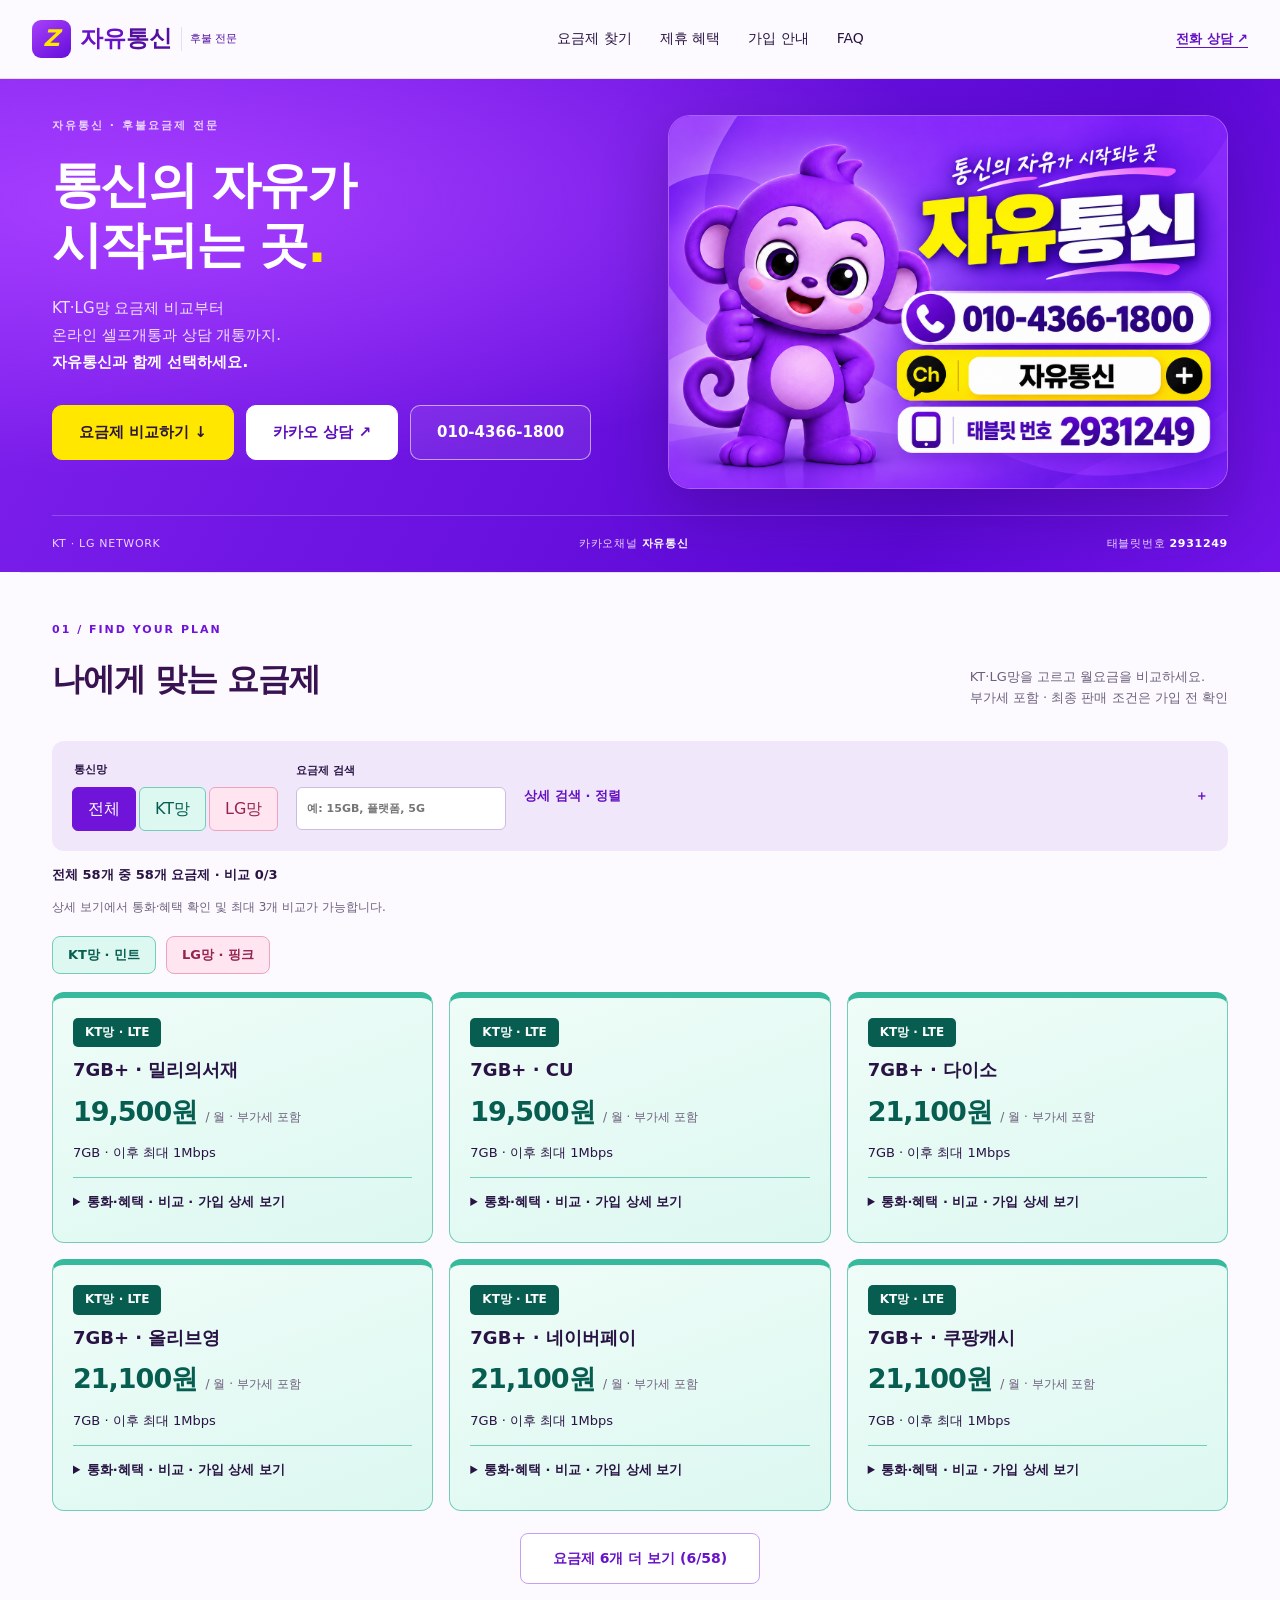
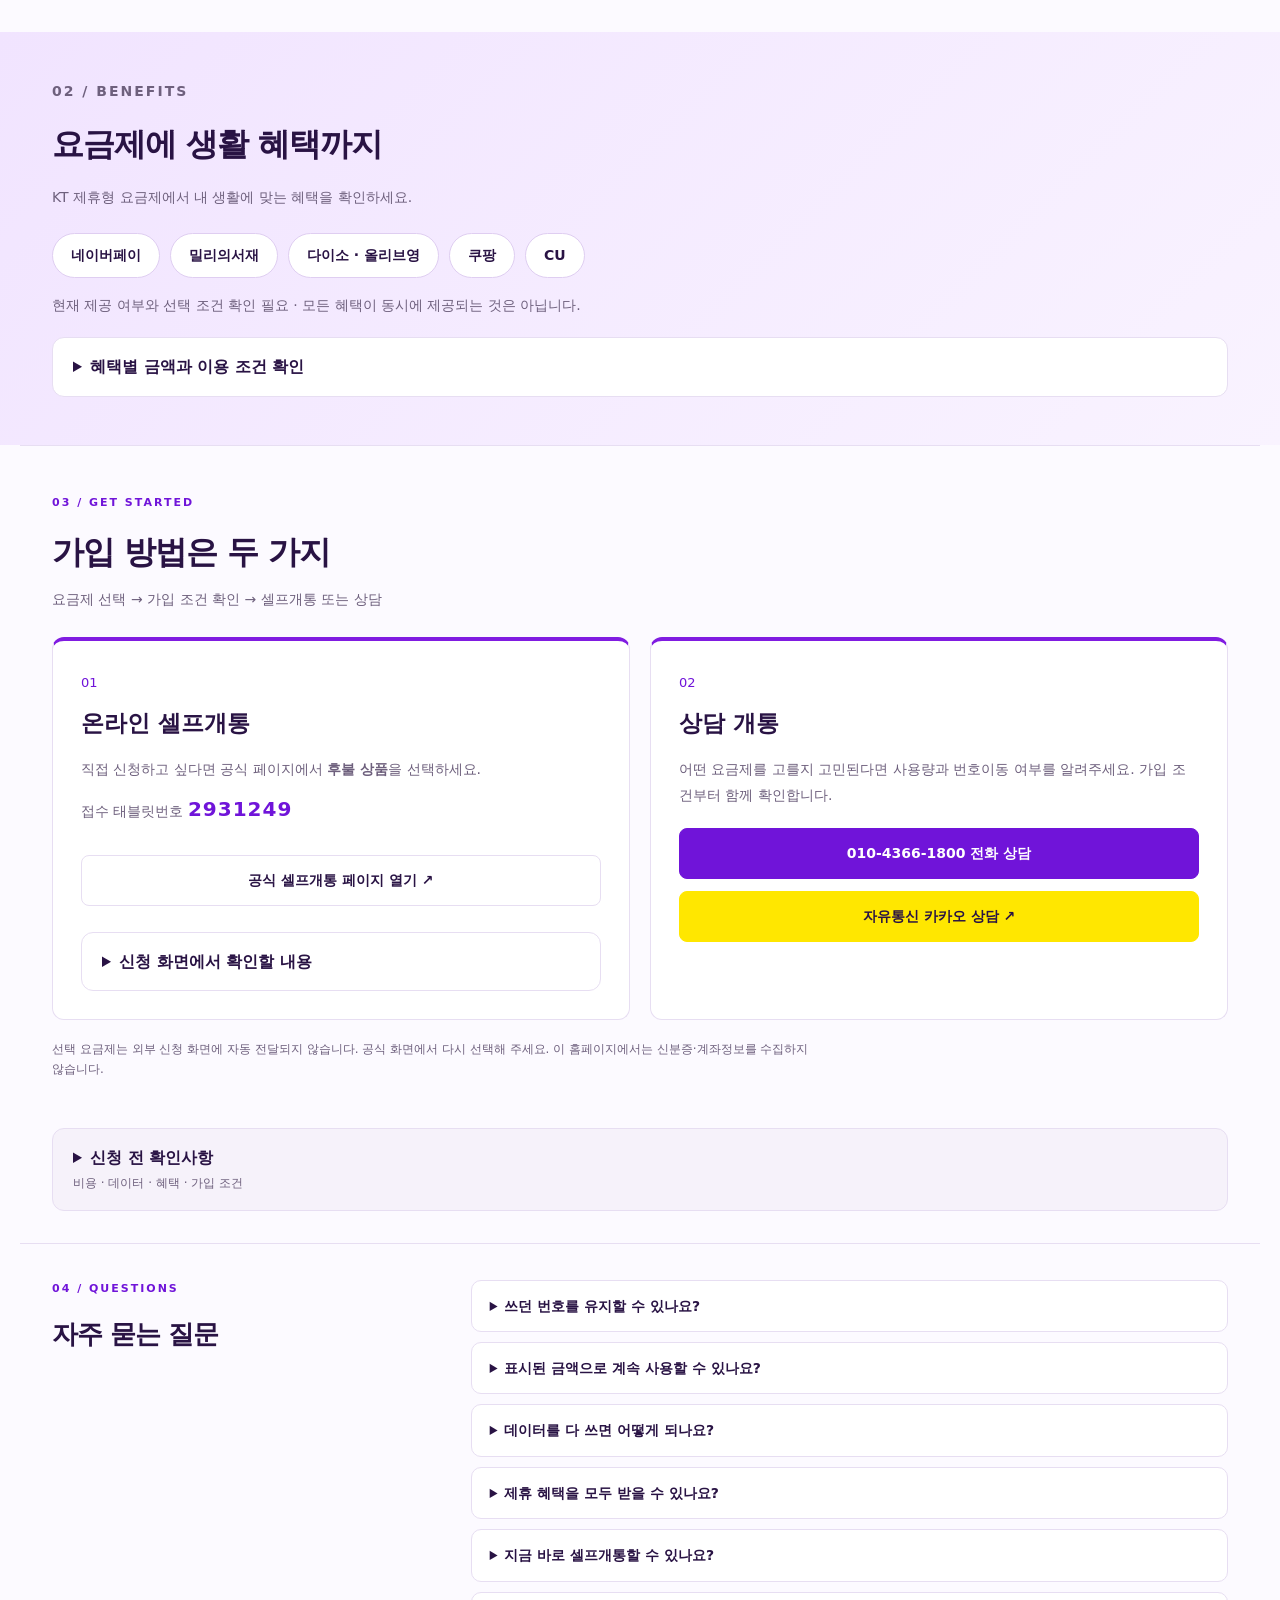
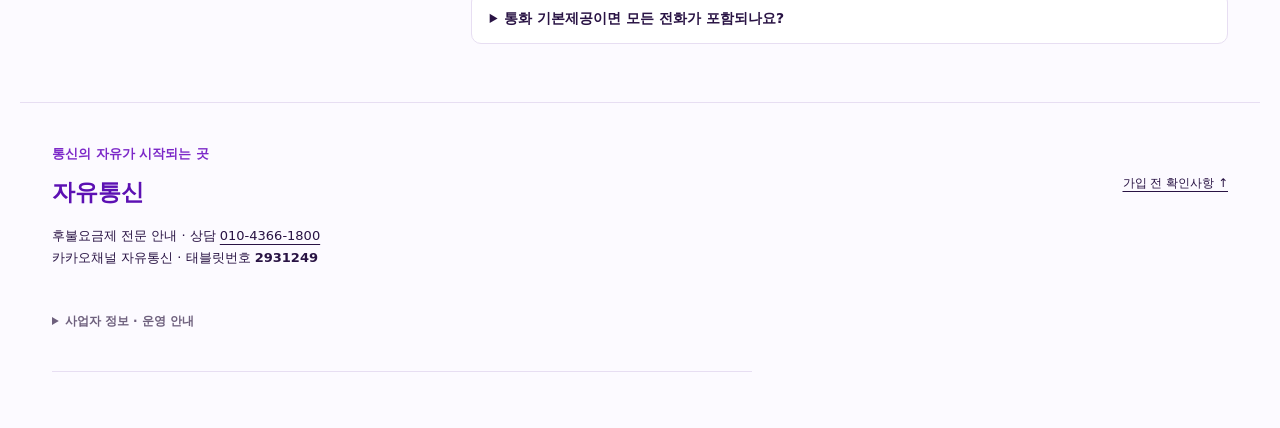
<file: index.html>
<!doctype html>
<html lang="ko"><head><meta charset="utf-8"><meta name="viewport" content="width=device-width,initial-scale=1"><meta name="description" content="자유통신 후불요금제 안내. KT·LG망 요금제를 비교하고 가입 전 조건을 확인하세요."><meta name="robots" content="index,follow"><title>자유통신 | 후불요금제 비교</title><link rel="stylesheet" href="style.css?v=20261027-layout2"><link rel="canonical" href="https://jokim223-tech.github.io/zayumobile-homepage/"><meta name="theme-color" content="#7014d9"><link rel="icon" type="image/svg+xml" href="assets/favicon.svg"><meta property="og:type" content="website"><meta property="og:locale" content="ko_KR"><meta property="og:site_name" content="자유통신"><meta property="og:title" content="자유통신 | KT·LG 후불요금제 비교"><meta property="og:description" content="KT·LG망 후불요금제를 비교하고 온라인 셀프개통 또는 카카오 상담으로 가입을 준비하세요. 월요금은 부가세 포함이며 최종 가입 조건은 확인이 필요합니다."><meta property="og:url" content="https://jokim223-tech.github.io/zayumobile-homepage/"><meta property="og:image" content="https://jokim223-tech.github.io/zayumobile-homepage/assets/zayumobile-brand-card.png"><meta property="og:image:alt" content="자유통신 공식 명함과 상담 안내"><meta name="twitter:card" content="summary_large_image"><meta name="google-site-verification" content="U0d5sVR64noJam-uCaus5sU-FkgZS86Fr-30Sb6ku6A" /></head>
<body><a class="skip" href="#plans">요금제 바로가기</a><header><a class="brand" href="#home"><span class="logo">Z</span><span><span class="brand-yellow">자유</span>통신</span><span class="brand-sub">후불 전문</span></a><nav aria-label="주 메뉴"><a href="#plans">요금제 찾기</a><a href="#benefits">제휴 혜택</a><a href="#join">가입 안내</a><a href="#faq">FAQ</a></nav><a class="phone" href="tel:01043661800">전화 상담 ↗</a></header>
<main><section id="home" class="brand-hero"><div class="wrap"><div class="hero-intro"><div><p class="eyebrow">자유통신 · 후불요금제 전문</p><h1>통신의 자유가<br>시작되는 곳<span>.</span></h1></div><p class="hero-copy">KT·LG망 요금제 비교부터<br>온라인 셀프개통과 상담 개통까지.<br><strong>자유통신과 함께 선택하세요.</strong></p></div><figure class="brand-art"><img src="assets/zayumobile-brand-card.png" alt="자유통신 공식 명함. 보라색 원숭이 캐릭터, 통신의 자유가 시작되는 곳. 상담 010-4366-1800, 카카오채널 자유통신, 태블릿번호 2931249" width="1536" height="1024" fetchpriority="high"></figure><div class="hero-cta"><a class="button primary" href="#plans">요금제 비교하기 ↓</a><a class="button kakao" href="https://pf.kakao.com/_uWxamX/chat" target="_blank" rel="noopener noreferrer">카카오 상담 ↗</a><a class="button hero-call" href="tel:01043661800">010-4366-1800</a></div><div class="hero-foot"><span>KT · LG NETWORK</span><span>카카오채널 <b>자유통신</b></span><span>태블릿번호 <b>2931249</b></span></div></div></section>
<section id="plans" class="section wrap"><div class="section-title"><div><p class="eyebrow">01 / FIND YOUR PLAN</p><h2>나에게 맞는 요금제</h2></div><p>KT·LG망을 고르고 월요금을 비교하세요.<br>부가세 포함 · 최종 판매 조건은 가입 전 확인</p></div><div class="toolbar"><fieldset><legend>통신망</legend><div class="tabs"><button data-network="all" aria-pressed="true">전체</button><button data-network="KT" aria-pressed="false">KT망</button><button data-network="LG" aria-pressed="false">LG망</button></div></fieldset><label>요금제 검색<input id="search" type="search" placeholder="예: 15GB, 플랫폼, 5G"></label><details class="filter-more"><summary>상세 검색 · 정렬</summary><div class="filter-fields"><label>통신 방식<select id="generation"><option value="all">전체</option><option>LTE</option><option>5G</option></select></label><label>월요금 상한<select id="budget"><option value="999999">전체</option><option value="20000">2만원 이하</option><option value="30000">3만원 이하</option><option value="40000">4만원 이하</option></select></label><label>정렬<select id="sort"><option value="default">자료 순서</option><option value="asc">낮은 요금순</option><option value="desc">높은 요금순</option></select></label><button id="reset" class="plain">초기화</button></div></details></div><p id="count" aria-live="polite"></p><a id="compare-jump" class="button compare-jump" href="#comparison" hidden>선택 요금제 비교표 보기 ↓</a><p class="fine">상세 보기에서 통화·혜택 확인 및 최대 3개 비교가 가능합니다.</p><div class="network-key" aria-label="통신망 색상 안내"><span class="key-kt">KT망 · 민트</span><span class="key-lg">LG망 · 핑크</span></div><noscript><p class="empty">요금제 검색과 비교에는 자바스크립트가 필요합니다. 브라우저 설정을 확인하거나 <a href="assets/kt-rates.jpg">KT 요금표</a>·<a href="assets/lg-rates.jpg">LG 요금표</a>를 확인한 뒤 <a href="tel:01043661800">010-4366-1800</a>으로 상담해 주세요.</p></noscript><div id="cards" class="cards"></div><section id="comparison" class="comparison" hidden><div class="section-title"><h3>선택 요금제 비교</h3><button id="clear-compare" class="plain">선택 해제</button></div><p class="comparison-hint">휴대폰에서는 표를 좌우로 밀어 KT·LG 요금제를 비교할 수 있습니다.</p><div id="compare-content" class="table-scroll" tabindex="0" role="region" aria-label="선택 요금제 비교표, 좌우로 스크롤 가능"></div><div class="comparison-next"><a class="button primary" href="#join">비교한 요금제로 가입 방법 확인 ↓</a><a class="button kakao" href="https://pf.kakao.com/_uWxamX/chat" target="_blank" rel="noopener noreferrer">카카오 상담 ↗</a></div><p class="fine">비교표 마지막 행의 ‘이 요금제로 가입 상담’을 누르면 해당 요금제가 가입 안내에 자동 선택됩니다. 카카오톡에는 복사 후 붙여넣어 주세요.</p></section></section>
<section id="benefits" class="benefits"><div class="wrap section"><p class="eyebrow">02 / BENEFITS</p><h2>요금제에 생활 혜택까지</h2><p>KT 제휴형 요금제에서 내 생활에 맞는 혜택을 확인하세요.</p><div class="benefit-chips"><span>네이버페이</span><span>밀리의서재</span><span>다이소 · 올리브영</span><span>쿠팡</span><span>CU</span></div><p class="fine">현재 제공 여부와 선택 조건 확인 필요 · 모든 혜택이 동시에 제공되는 것은 아닙니다.</p><details class="info-fold"><summary>혜택별 금액과 이용 조건 확인</summary><div class="benefit-list"><p><strong>네이버페이</strong><span>월 5,000원 적립 표기</span></p><p><strong>밀리의서재</strong><span>월 11,900원 구독권 무료 표기</span></p><p><strong>다이소 · 올리브영</strong><span>각 월 5,000원 상품권 표기</span></p><p><strong>쿠팡</strong><span>월 쿠팡캐시 5,000원 표기</span></p><p><strong>CU</strong><span>결제 20% 할인 · 월 5,000원 한도 표기</span></p></div><p class="fine">제공 자료 기준입니다. 대상 요금제, 등록·지급 방법, 유지 조건, 중복 적용과 종료일은 가입 전 확인하세요.</p><div class="source-links"><a href="assets/kt-rates.jpg" target="_blank" rel="noopener">KT 요금표 ↗</a><a href="assets/lg-rates.jpg" target="_blank" rel="noopener">LG 요금표 ↗</a><a href="assets/kt-benefits.jpg" target="_blank" rel="noopener">제휴 혜택표 ↗</a></div></details></div></section>
<section id="join" class="section wrap"><p class="eyebrow">03 / GET STARTED</p><h2>가입 방법은 두 가지</h2><p class="section-lead">요금제 선택 → 가입 조건 확인 → 셀프개통 또는 상담</p><div id="selected-plan" class="selected-plan" aria-live="polite"><h3>선택한 요금제</h3><p id="selected-plan-text">요금제 목록에서 ‘이 요금제로 가입 안내’를 누르면 선택 정보가 여기에 표시됩니다.</p><div class="selection-actions"><button id="copy-plan" class="plain" type="button" disabled>상담용 요금제 정보 복사</button><a class="button kakao" id="selected-kakao-link" href="https://pf.kakao.com/_uWxamX/chat" target="_blank" rel="noopener noreferrer">선택 요금제 복사하고 카카오 상담 열기 ↗</a><button id="clear-plan" class="plain" type="button" hidden>선택 해제</button></div><p class="fine">선택 정보는 외부 신청 페이지나 카카오 채팅에 자동 전송되지 않습니다. 복사한 내용을 상담창에 붙여넣어 주세요.</p></div><div class="join-grid"><article><span class="number">01</span><h3>온라인 셀프개통</h3><p>직접 신청하고 싶다면 공식 페이지에서 <strong>후불 상품</strong>을 선택하세요.<br>접수 태블릿번호 <strong class="tablet-number">2931249</strong></p><a class="button" id="self-link" href="https://www.n-telecom.co.kr/zayumobile/view/open/selfopen_explain.aspx" target="_blank" rel="noopener noreferrer">온라인 셀프개통 ↗</a><details class="info-fold"><summary>신청 화면에서 확인할 내용</summary><p>후불 상품·통신망·요금제·가입 유형과 태블릿번호 <strong>2931249</strong>를 확인하세요. 접수 정보가 다르거나 확인이 어려우면 제출 전 상담해 주세요.</p></details></article><article><span class="number">02</span><h3>상담 개통</h3><p>어떤 요금제를 고를지 고민된다면 사용량과 번호이동 여부를 알려주세요. 가입 조건부터 함께 확인합니다.</p><a class="button primary" href="tel:01043661800">010-4366-1800 전화 상담</a><a class="button kakao" id="kakao-link" href="https://pf.kakao.com/_uWxamX/chat" target="_blank" rel="noopener noreferrer">자유통신 카카오 상담 ↗</a></article></div><p class="fine join-note">선택 요금제는 외부 신청 화면에 자동 전달되지 않습니다. 공식 화면에서 다시 선택해 주세요. 이 홈페이지에서는 신분증·계좌정보를 수집하지 않습니다.</p></section>
<section id="before-join" class="section wrap before-join"><details class="info-fold"><summary><span>신청 전 확인사항</span><small>비용 · 데이터 · 혜택 · 가입 조건</small></summary><div class="check-grid"><article><h3>월요금과 추가 비용</h3><p>표시 월요금은 부가세 포함입니다. 할인 적용 기간·종료 후 요금, 유심비와 초과 사용 요금을 확인하세요.</p></article><article><h3>데이터와 통화 범위</h3><p>기본 데이터 소진 후 속도·차단 여부, 영상·부가통화 한도와 초과요율을 확인하세요.</p></article><article><h3>제휴 혜택 조건</h3><p>대상 요금제, 혜택 선택 방식, 등록·지급 시점과 유지 조건·종료일을 확인하세요.</p></article><article><h3>가입·번호이동 조건</h3><p>가입 유형, 본인확인 방법, 단말·유심 지원 여부와 실제 개통 가능 시간을 확인하세요.</p></article></div><p class="fine">일부 항목은 제공 자료만으로 확정할 수 없어 확인 중입니다. 신청 화면의 최신 조건과 상담 내용을 확인한 뒤 진행하세요.</p></details></section><section id="faq" class="section wrap faq"><div><p class="eyebrow">04 / QUESTIONS</p><h2>자주 묻는 질문</h2></div><div><details><summary>쓰던 번호를 유지할 수 있나요?</summary><p>번호이동을 검토할 수 있습니다. 해당 상품의 번호이동 지원 여부, 기존 회선 상태와 신청 조건을 확인해야 합니다.</p></details><details><summary>표시된 금액으로 계속 사용할 수 있나요?</summary><p>표시 월요금은 부가세 포함입니다. 할인 기간과 종료 후 요금, 부가서비스·초과 사용 요금은 가입 전 확인하세요.</p></details><details><summary>데이터를 다 쓰면 어떻게 되나요?</summary><p>LG망은 자료에 표기된 소진 후 최대 속도 또는 차단 여부를 표시했습니다. KT 7GB+·10GB+·15GB+ 기본통화형은 소진 후 최대 1Mbps, 100분/15GB+·300분/15GB+와 11GB+매일 2GB는 최대 3Mbps, 100GB+는 최대 5Mbps입니다. 추가 데이터 프로모션의 적용 대상·기간은 가입 전 확인하세요.</p></details><details><summary>제휴 혜택을 모두 받을 수 있나요?</summary><p>동시 제공으로 확정할 수 없습니다. 선택 가능한 혜택, 지급 대상·방법·기간과 요금제별 적용 조건을 확인해야 합니다.</p></details><details><summary>지금 바로 셀프개통할 수 있나요?</summary><p>연결된 앤텔레콤 공식 신청 페이지에서 후불 가입을 선택할 수 있으며, 운영자가 확인한 접수 태블릿번호는 2931249입니다. 원하는 상품과 가입 유형, 본인확인·최종 가입 조건을 확인한 뒤 진행하세요.</p></details><details><summary>통화 기본제공이면 모든 전화가 포함되나요?</summary><p>기본제공과 영상·부가통화 한도는 구분해야 합니다. 자료에서 확인한 별도 제공량은 요금제 상세에 표시하며, 대상 번호와 초과요율은 가입 전 확인하세요.</p></details></div></section></main><footer class="wrap"><div class="footer-brand-note">통신의 자유가 시작되는 곳</div><a class="brand" href="#home">자유통신</a><p>후불요금제 전문 안내 · 상담 <a href="tel:01043661800">010-4366-1800</a><br>카카오채널 자유통신 · 태블릿번호 <strong>2931249</strong></p><details class="footer-details"><summary>사업자 정보 · 운영 안내</summary><p class="fine business-info">운영 사업자: 진리엔터 · 대표자: 김종오<br>사업자등록번호: 520-10-03363<br>사업장 주소: 경기도 성남시 수정구 성남대로 1306</p><p class="fine">자료 대조일 2026.10.21 · 현재 판매 조건 확정일을 의미하지 않습니다.<br><a href="terms.html">홈페이지 이용약관(검토본)</a> · <a href="privacy.html">개인정보 처리방침(검토본)</a><br>두 문서는 실제 운영 절차 확인 후 정식 시행할 예정입니다.</p></details><a href="#before-join">가입 전 확인사항 ↑</a></footer><nav class="mobile-contact" aria-label="빠른 상담 및 가입"><a href="tel:01043661800">전화 상담</a><a class="quick-kakao" href="https://pf.kakao.com/_uWxamX/chat" target="_blank" rel="noopener noreferrer">카카오 상담 ↗</a><a class="quick-join" href="#join">가입 안내 ↑</a></nav><div id="status" role="status" aria-live="polite"></div><script src="config.js?v=20261027-activation2"></script><script src="plans-data.js?v=20261021-kt42"></script><script src="app.js?v=20261027-compact1"></script></body></html>
</file>
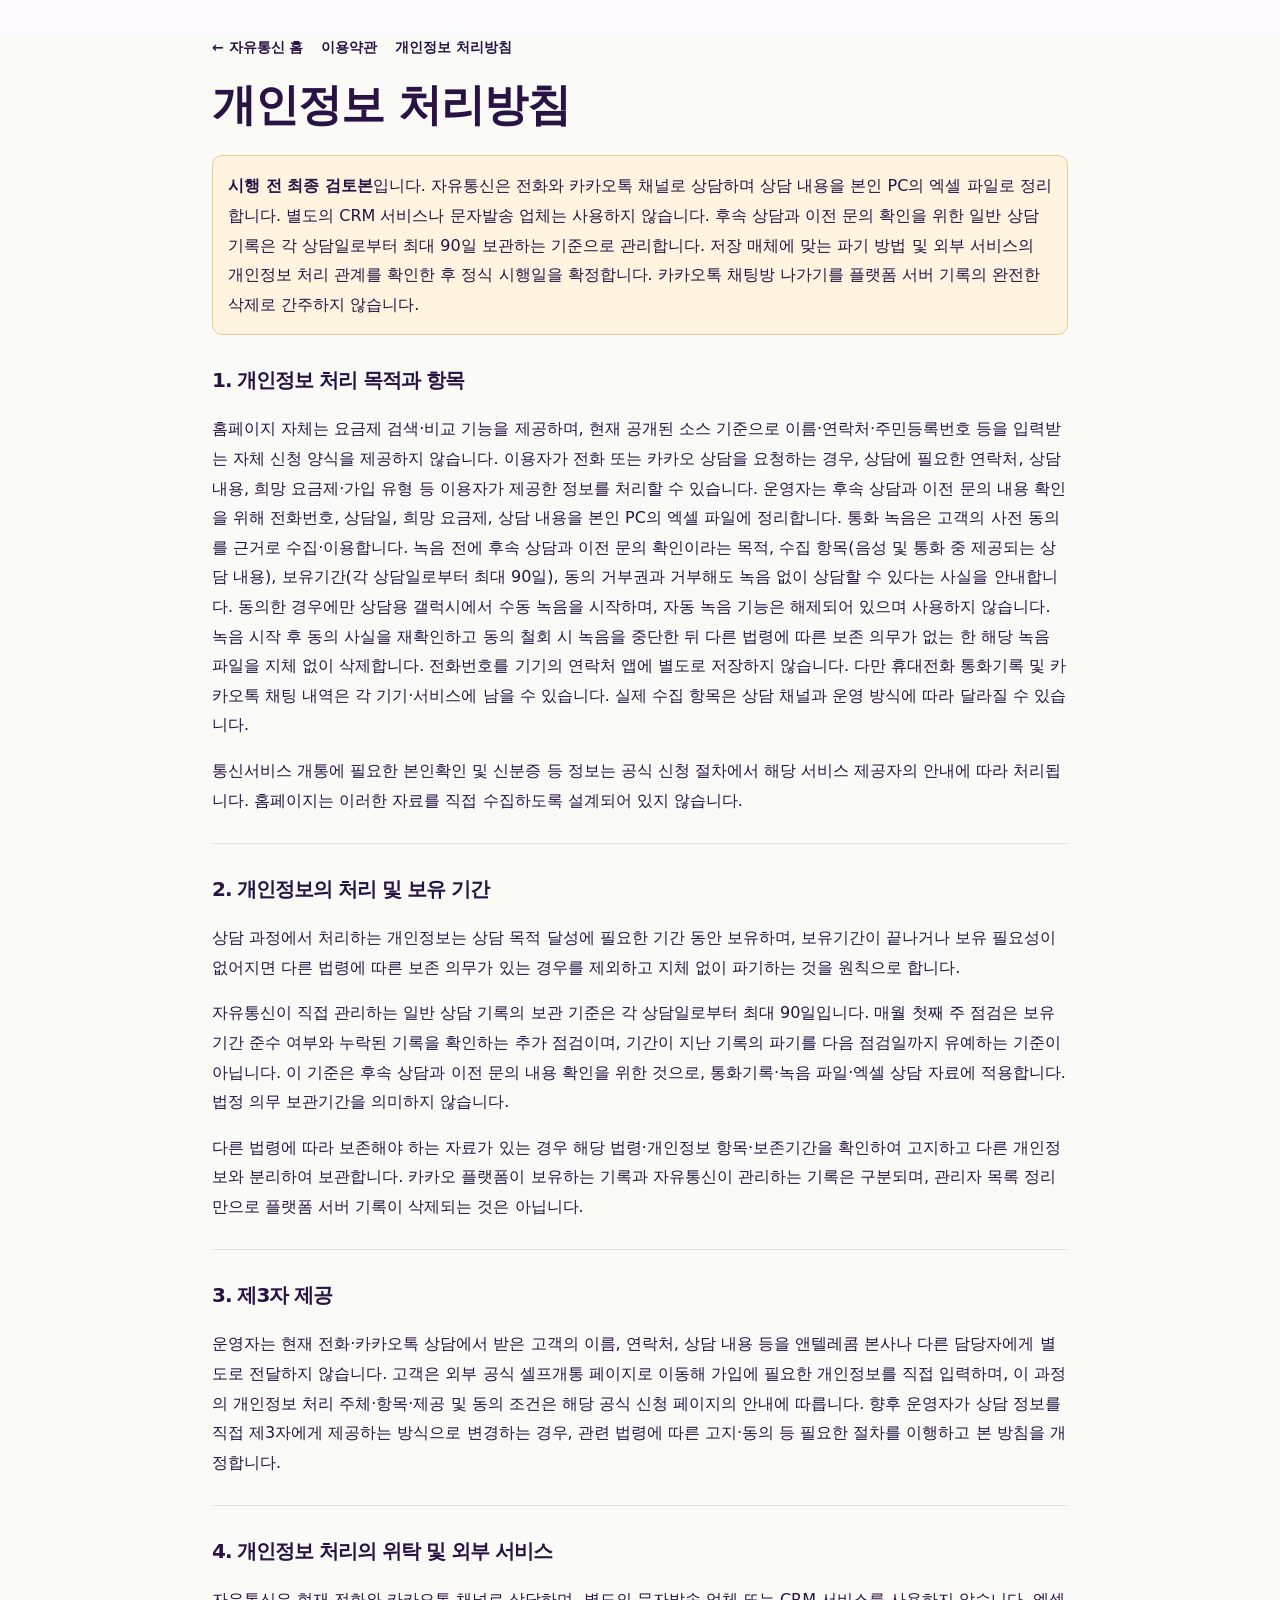
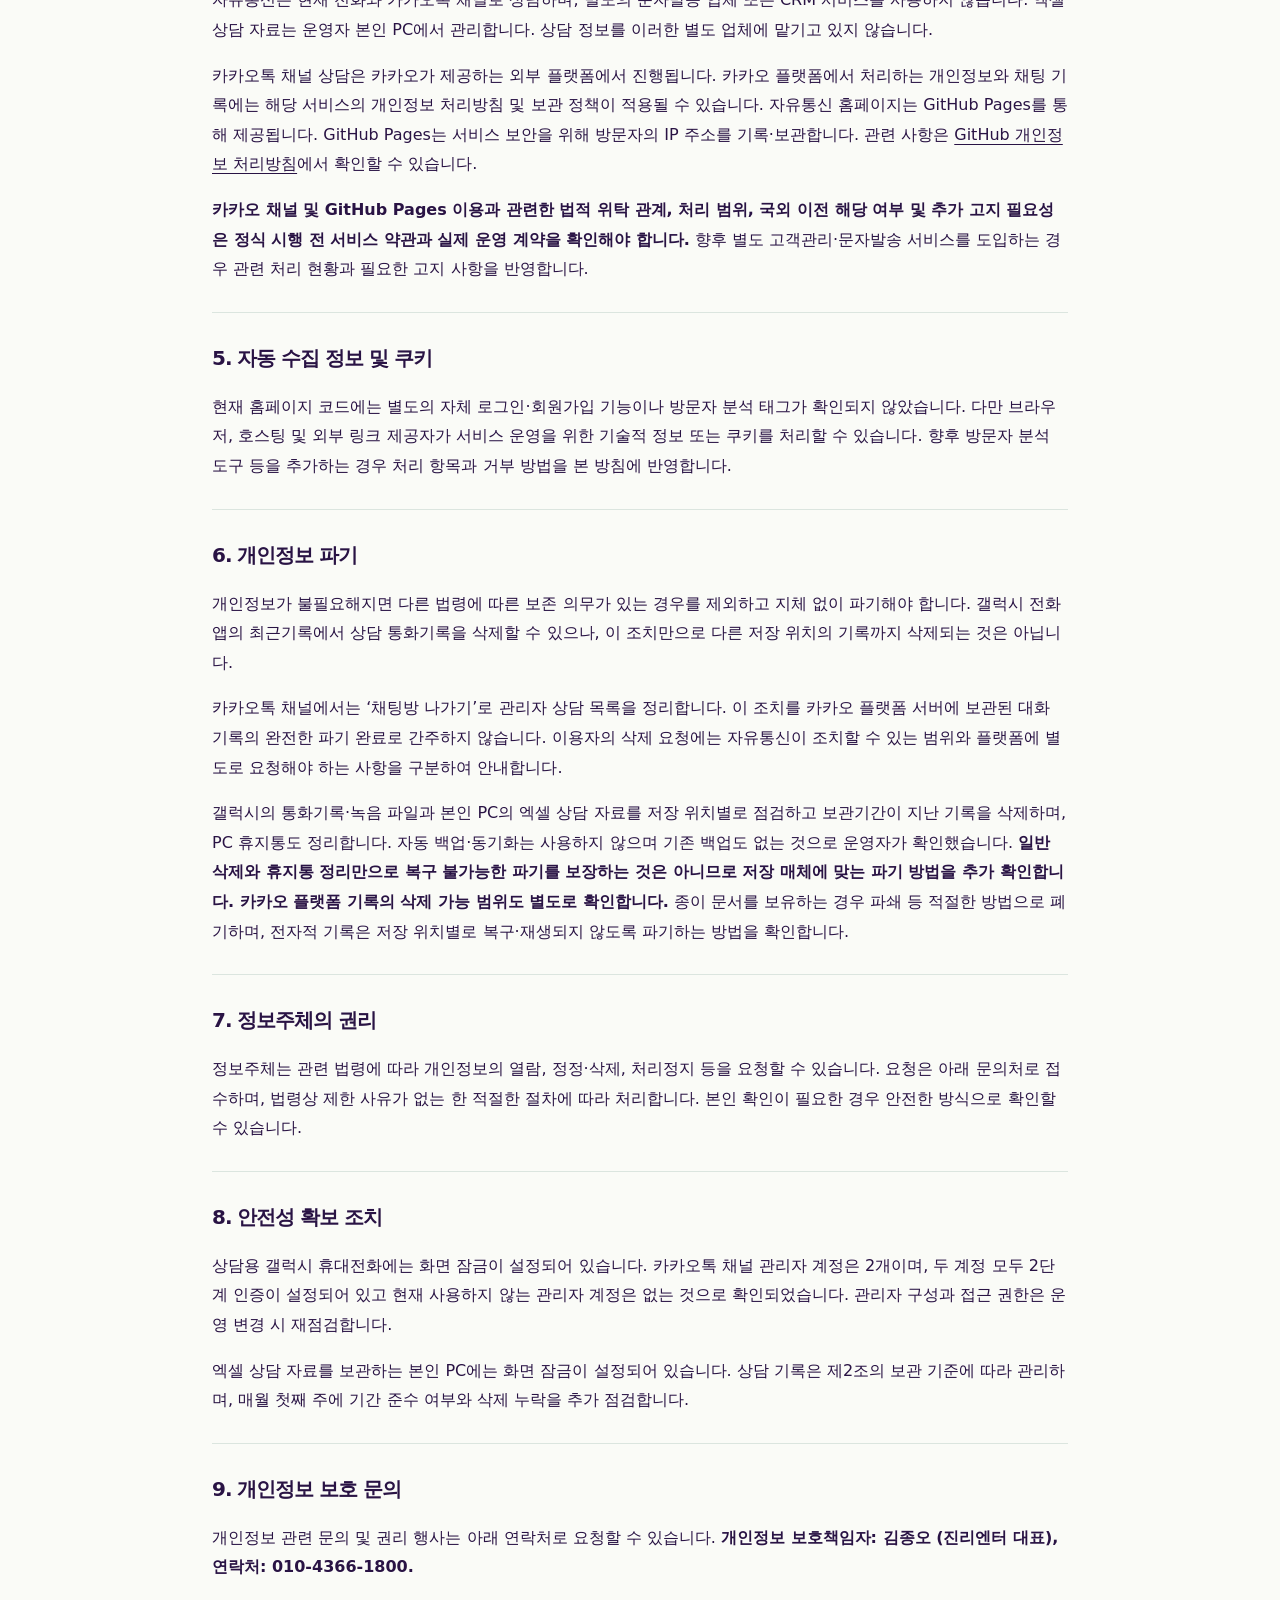
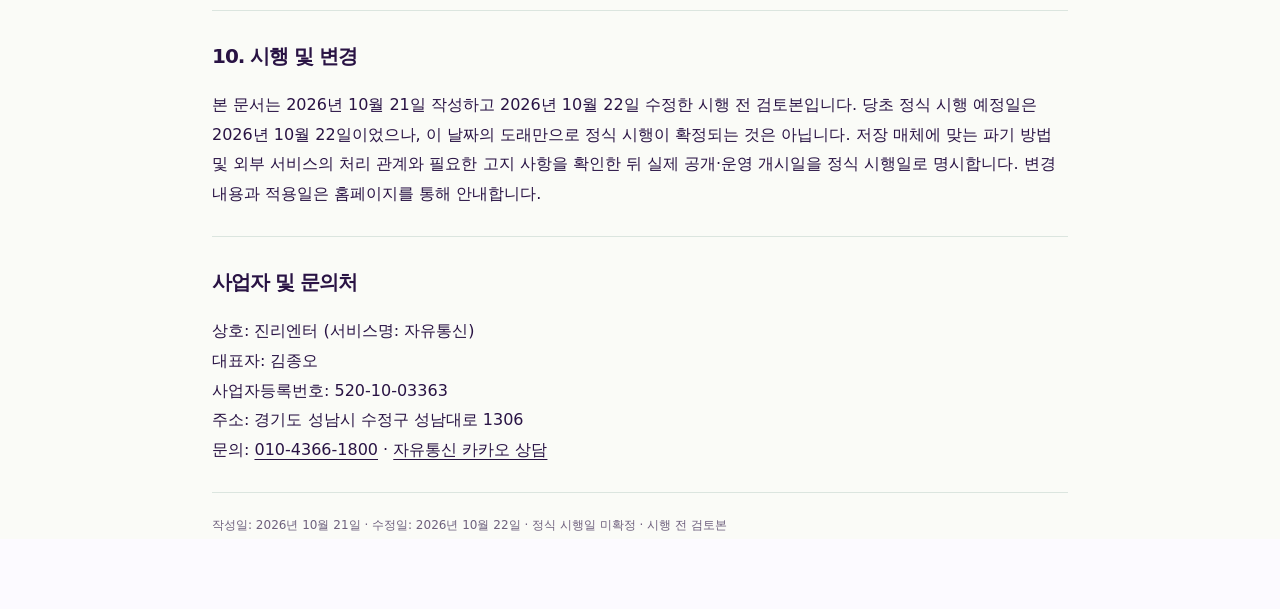
<file: privacy.html>
<!doctype html><html lang="ko"><head><meta charset="utf-8"><meta name="viewport" content="width=device-width,initial-scale=1"><meta name="robots" content="noindex,nofollow"><meta name="description" content="자유통신 홈페이지의 개인정보 처리방침 검토본"><title>개인정보 처리방침 | 자유통신</title><link rel="stylesheet" href="style.css?v=20261021-legal"><style>body{background:#fafbf7}.legal{max-width:900px;margin:36px auto 70px;padding:0 22px}.legal h1{font-size:clamp(30px,5vw,44px);letter-spacing:-1px}.legal h2{font-size:20px;margin-top:32px}.legal p,.legal li{line-height:1.85}.legal section{border-bottom:1px solid #dbe5df;padding-bottom:12px}.notice{background:#fff4df;border:1px solid #e8cc8c;border-radius:10px;padding:15px}.legal-nav{display:flex;gap:18px;flex-wrap:wrap;margin:20px 0}.legal-nav a{font-weight:700}.legal ul{padding-left:22px}</style></head><body><main class="legal"><nav class="legal-nav"><a href="index.html">← 자유통신 홈</a><a href="terms.html">이용약관</a><a href="privacy.html">개인정보 처리방침</a></nav><h1>개인정보 처리방침</h1><p class="notice"><strong>시행 전 최종 검토본</strong>입니다. 자유통신은 전화와 카카오톡 채널로 상담하며 상담 내용을 본인 PC의 엑셀 파일로 정리합니다. 별도의 CRM 서비스나 문자발송 업체는 사용하지 않습니다. 후속 상담과 이전 문의 확인을 위한 일반 상담 기록은 각 상담일로부터 최대 90일 보관하는 기준으로 관리합니다. 저장 매체에 맞는 파기 방법 및 외부 서비스의 개인정보 처리 관계를 확인한 후 정식 시행일을 확정합니다. 카카오톡 채팅방 나가기를 플랫폼 서버 기록의 완전한 삭제로 간주하지 않습니다.</p>
<section><h2>1. 개인정보 처리 목적과 항목</h2><p>홈페이지 자체는 요금제 검색·비교 기능을 제공하며, 현재 공개된 소스 기준으로 이름·연락처·주민등록번호 등을 입력받는 자체 신청 양식을 제공하지 않습니다. 이용자가 전화 또는 카카오 상담을 요청하는 경우, 상담에 필요한 연락처, 상담 내용, 희망 요금제·가입 유형 등 이용자가 제공한 정보를 처리할 수 있습니다. 운영자는 후속 상담과 이전 문의 내용 확인을 위해 전화번호, 상담일, 희망 요금제, 상담 내용을 본인 PC의 엑셀 파일에 정리합니다. 통화 녹음은 고객의 사전 동의를 근거로 수집·이용합니다. 녹음 전에 후속 상담과 이전 문의 확인이라는 목적, 수집 항목(음성 및 통화 중 제공되는 상담 내용), 보유기간(각 상담일로부터 최대 90일), 동의 거부권과 거부해도 녹음 없이 상담할 수 있다는 사실을 안내합니다. 동의한 경우에만 상담용 갤럭시에서 수동 녹음을 시작하며, 자동 녹음 기능은 해제되어 있으며 사용하지 않습니다. 녹음 시작 후 동의 사실을 재확인하고 동의 철회 시 녹음을 중단한 뒤 다른 법령에 따른 보존 의무가 없는 한 해당 녹음 파일을 지체 없이 삭제합니다. 전화번호를 기기의 연락처 앱에 별도로 저장하지 않습니다. 다만 휴대전화 통화기록 및 카카오톡 채팅 내역은 각 기기·서비스에 남을 수 있습니다. 실제 수집 항목은 상담 채널과 운영 방식에 따라 달라질 수 있습니다.</p><p>통신서비스 개통에 필요한 본인확인 및 신분증 등 정보는 공식 신청 절차에서 해당 서비스 제공자의 안내에 따라 처리됩니다. 홈페이지는 이러한 자료를 직접 수집하도록 설계되어 있지 않습니다.</p></section>
<section><h2>2. 개인정보의 처리 및 보유 기간</h2><p>상담 과정에서 처리하는 개인정보는 상담 목적 달성에 필요한 기간 동안 보유하며, 보유기간이 끝나거나 보유 필요성이 없어지면 다른 법령에 따른 보존 의무가 있는 경우를 제외하고 지체 없이 파기하는 것을 원칙으로 합니다.</p><p>자유통신이 직접 관리하는 일반 상담 기록의 보관 기준은 각 상담일로부터 최대 90일입니다. 매월 첫째 주 점검은 보유기간 준수 여부와 누락된 기록을 확인하는 추가 점검이며, 기간이 지난 기록의 파기를 다음 점검일까지 유예하는 기준이 아닙니다. 이 기준은 후속 상담과 이전 문의 내용 확인을 위한 것으로, 통화기록·녹음 파일·엑셀 상담 자료에 적용합니다. 법정 의무 보관기간을 의미하지 않습니다.</p><p>다른 법령에 따라 보존해야 하는 자료가 있는 경우 해당 법령·개인정보 항목·보존기간을 확인하여 고지하고 다른 개인정보와 분리하여 보관합니다. 카카오 플랫폼이 보유하는 기록과 자유통신이 관리하는 기록은 구분되며, 관리자 목록 정리만으로 플랫폼 서버 기록이 삭제되는 것은 아닙니다.</p></section>
<section><h2>3. 제3자 제공</h2><p>운영자는 현재 전화·카카오톡 상담에서 받은 고객의 이름, 연락처, 상담 내용 등을 앤텔레콤 본사나 다른 담당자에게 별도로 전달하지 않습니다. 고객은 외부 공식 셀프개통 페이지로 이동해 가입에 필요한 개인정보를 직접 입력하며, 이 과정의 개인정보 처리 주체·항목·제공 및 동의 조건은 해당 공식 신청 페이지의 안내에 따릅니다. 향후 운영자가 상담 정보를 직접 제3자에게 제공하는 방식으로 변경하는 경우, 관련 법령에 따른 고지·동의 등 필요한 절차를 이행하고 본 방침을 개정합니다.</p></section>
<section><h2>4. 개인정보 처리의 위탁 및 외부 서비스</h2><p>자유통신은 현재 전화와 카카오톡 채널로 상담하며, 별도의 문자발송 업체 또는 CRM 서비스를 사용하지 않습니다. 엑셀 상담 자료는 운영자 본인 PC에서 관리합니다. 상담 정보를 이러한 별도 업체에 맡기고 있지 않습니다.</p><p>카카오톡 채널 상담은 카카오가 제공하는 외부 플랫폼에서 진행됩니다. 카카오 플랫폼에서 처리하는 개인정보와 채팅 기록에는 해당 서비스의 개인정보 처리방침 및 보관 정책이 적용될 수 있습니다. 자유통신 홈페이지는 GitHub Pages를 통해 제공됩니다. GitHub Pages는 서비스 보안을 위해 방문자의 IP 주소를 기록·보관합니다. 관련 사항은 <a href="https://docs.github.com/en/site-policy/privacy-policies/github-general-privacy-statement" target="_blank" rel="noopener noreferrer">GitHub 개인정보 처리방침</a>에서 확인할 수 있습니다.</p><p><strong>카카오 채널 및 GitHub Pages 이용과 관련한 법적 위탁 관계, 처리 범위, 국외 이전 해당 여부 및 추가 고지 필요성은 정식 시행 전 서비스 약관과 실제 운영 계약을 확인해야 합니다.</strong> 향후 별도 고객관리·문자발송 서비스를 도입하는 경우 관련 처리 현황과 필요한 고지 사항을 반영합니다.</p></section>
<section><h2>5. 자동 수집 정보 및 쿠키</h2><p>현재 홈페이지 코드에는 별도의 자체 로그인·회원가입 기능이나 방문자 분석 태그가 확인되지 않았습니다. 다만 브라우저, 호스팅 및 외부 링크 제공자가 서비스 운영을 위한 기술적 정보 또는 쿠키를 처리할 수 있습니다. 향후 방문자 분석 도구 등을 추가하는 경우 처리 항목과 거부 방법을 본 방침에 반영합니다.</p></section>
<section><h2>6. 개인정보 파기</h2><p>개인정보가 불필요해지면 다른 법령에 따른 보존 의무가 있는 경우를 제외하고 지체 없이 파기해야 합니다. 갤럭시 전화 앱의 최근기록에서 상담 통화기록을 삭제할 수 있으나, 이 조치만으로 다른 저장 위치의 기록까지 삭제되는 것은 아닙니다.</p><p>카카오톡 채널에서는 ‘채팅방 나가기’로 관리자 상담 목록을 정리합니다. 이 조치를 카카오 플랫폼 서버에 보관된 대화 기록의 완전한 파기 완료로 간주하지 않습니다. 이용자의 삭제 요청에는 자유통신이 조치할 수 있는 범위와 플랫폼에 별도로 요청해야 하는 사항을 구분하여 안내합니다.</p><p>갤럭시의 통화기록·녹음 파일과 본인 PC의 엑셀 상담 자료를 저장 위치별로 점검하고 보관기간이 지난 기록을 삭제하며, PC 휴지통도 정리합니다. 자동 백업·동기화는 사용하지 않으며 기존 백업도 없는 것으로 운영자가 확인했습니다. <strong>일반 삭제와 휴지통 정리만으로 복구 불가능한 파기를 보장하는 것은 아니므로 저장 매체에 맞는 파기 방법을 추가 확인합니다. 카카오 플랫폼 기록의 삭제 가능 범위도 별도로 확인합니다.</strong> 종이 문서를 보유하는 경우 파쇄 등 적절한 방법으로 폐기하며, 전자적 기록은 저장 위치별로 복구·재생되지 않도록 파기하는 방법을 확인합니다.</p></section>
<section><h2>7. 정보주체의 권리</h2><p>정보주체는 관련 법령에 따라 개인정보의 열람, 정정·삭제, 처리정지 등을 요청할 수 있습니다. 요청은 아래 문의처로 접수하며, 법령상 제한 사유가 없는 한 적절한 절차에 따라 처리합니다. 본인 확인이 필요한 경우 안전한 방식으로 확인할 수 있습니다.</p></section>
<section><h2>8. 안전성 확보 조치</h2><p>상담용 갤럭시 휴대전화에는 화면 잠금이 설정되어 있습니다. 카카오톡 채널 관리자 계정은 2개이며, 두 계정 모두 2단계 인증이 설정되어 있고 현재 사용하지 않는 관리자 계정은 없는 것으로 확인되었습니다. 관리자 구성과 접근 권한은 운영 변경 시 재점검합니다.</p><p>엑셀 상담 자료를 보관하는 본인 PC에는 화면 잠금이 설정되어 있습니다. 상담 기록은 제2조의 보관 기준에 따라 관리하며, 매월 첫째 주에 기간 준수 여부와 삭제 누락을 추가 점검합니다.</p></section>
<section><h2>9. 개인정보 보호 문의</h2><p>개인정보 관련 문의 및 권리 행사는 아래 연락처로 요청할 수 있습니다. <strong>개인정보 보호책임자: 김종오 (진리엔터 대표), 연락처: 010-4366-1800.</strong></p></section>
<section><h2>10. 시행 및 변경</h2><p>본 문서는 2026년 10월 21일 작성하고 2026년 10월 22일 수정한 시행 전 검토본입니다. 당초 정식 시행 예정일은 2026년 10월 22일이었으나, 이 날짜의 도래만으로 정식 시행이 확정되는 것은 아닙니다. 저장 매체에 맞는 파기 방법 및 외부 서비스의 처리 관계와 필요한 고지 사항을 확인한 뒤 실제 공개·운영 개시일을 정식 시행일로 명시합니다. 변경 내용과 적용일은 홈페이지를 통해 안내합니다.</p></section><section><h2>사업자 및 문의처</h2><p>상호: 진리엔터 (서비스명: 자유통신)<br>대표자: 김종오<br>사업자등록번호: 520-10-03363<br>주소: 경기도 성남시 수정구 성남대로 1306<br>문의: <a href="tel:01043661800">010-4366-1800</a> · <a href="https://pf.kakao.com/_uWxamX/chat" target="_blank" rel="noopener noreferrer">자유통신 카카오 상담</a></p></section><p><small>작성일: 2026년 10월 21일 · 수정일: 2026년 10월 22일 · 정식 시행일 미확정 · 시행 전 검토본</small></p></main></body></html>
</file>
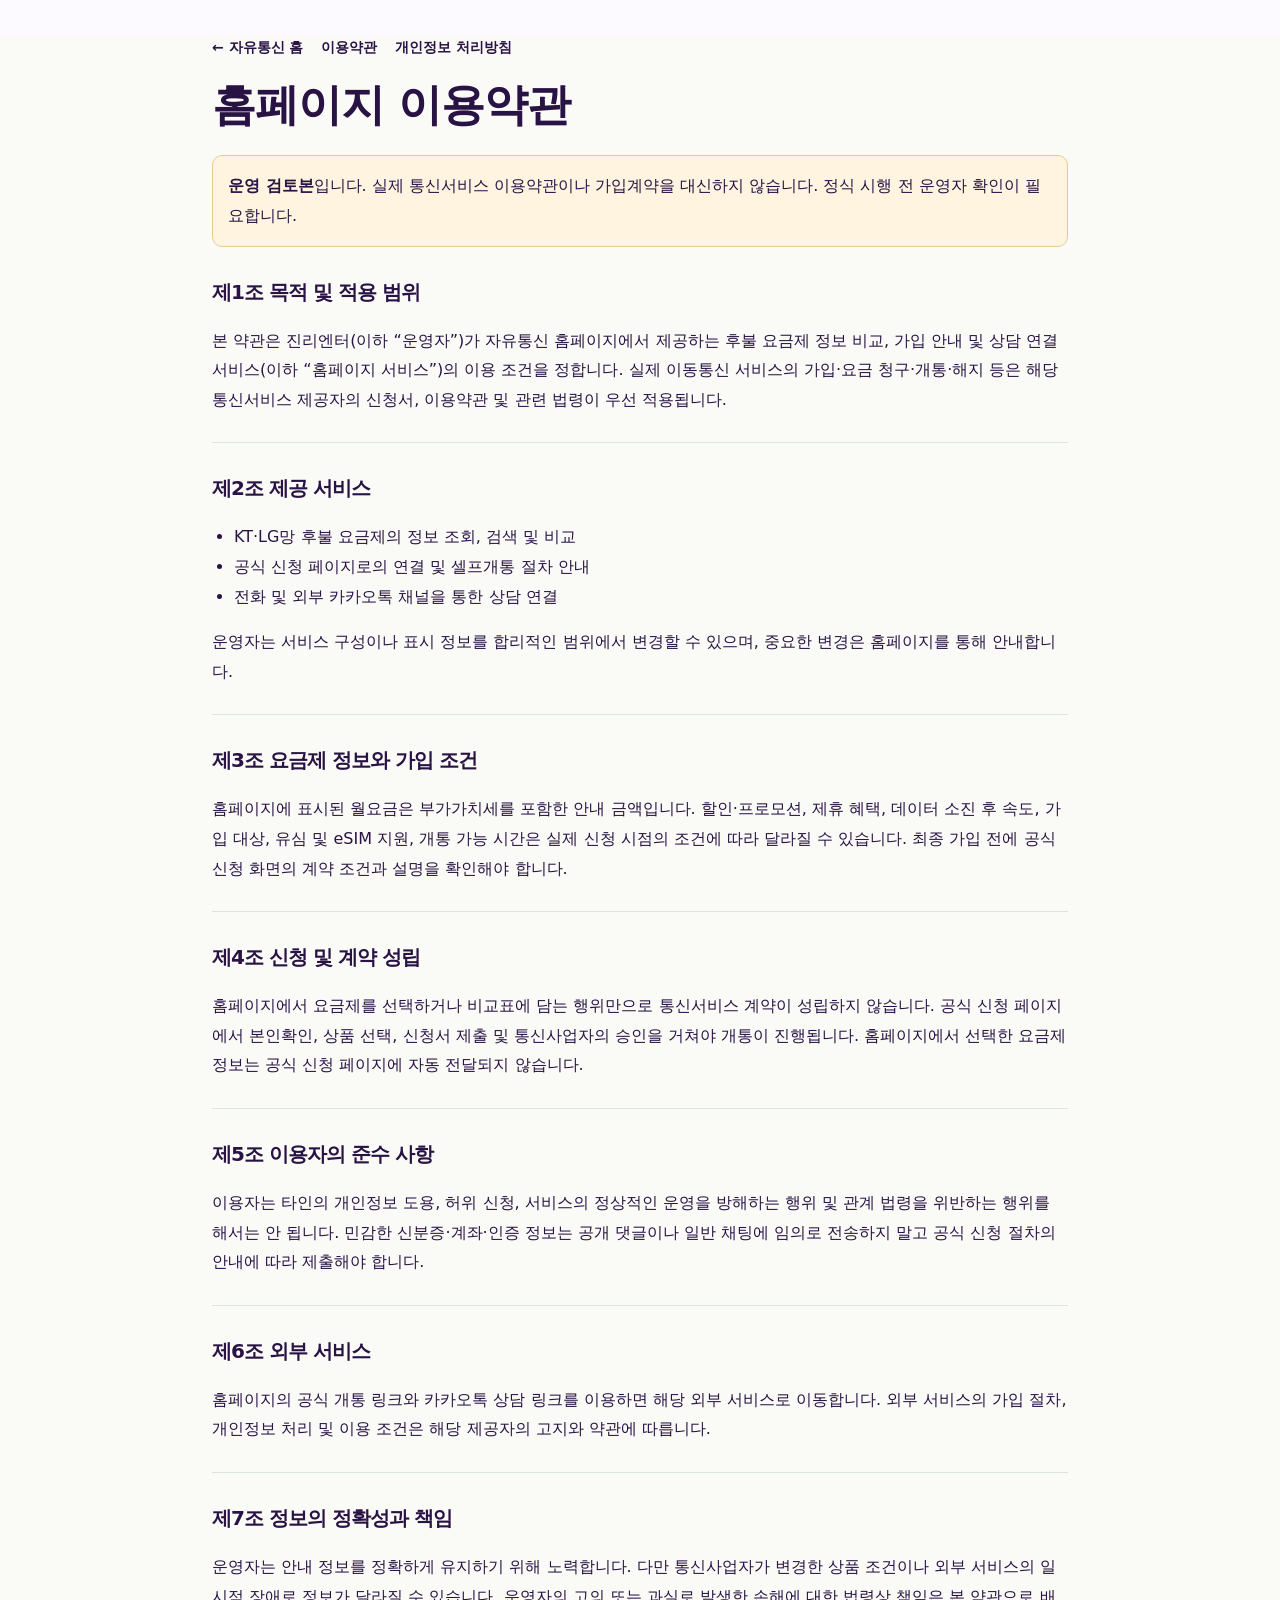
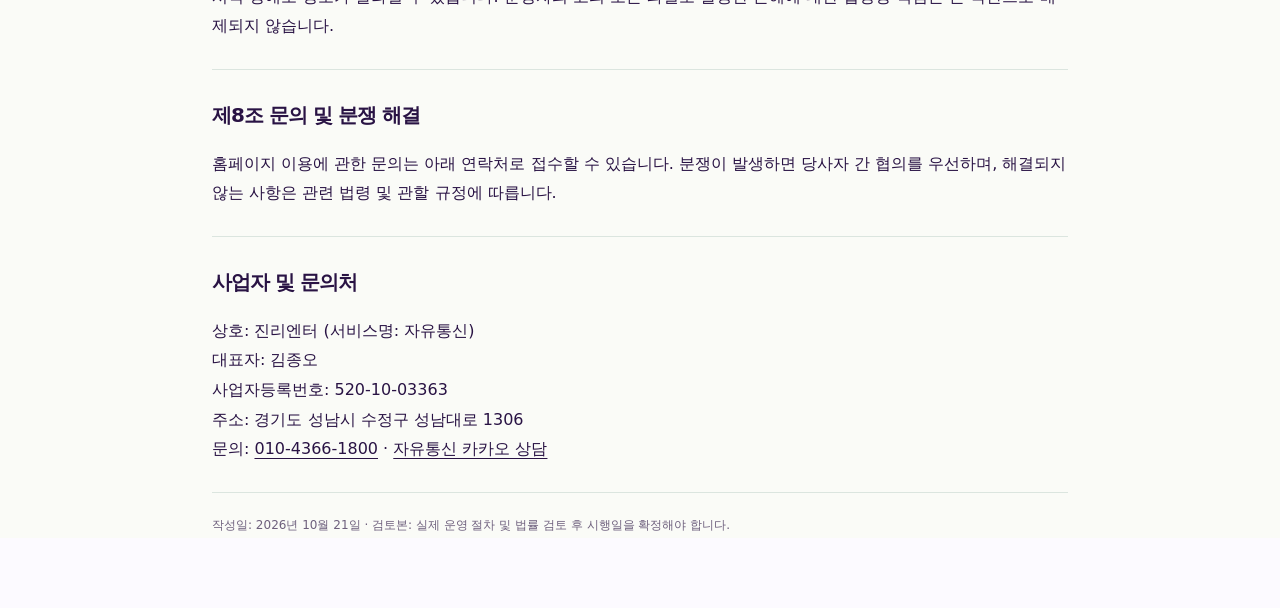
<file: terms.html>
<!doctype html><html lang="ko"><head><meta charset="utf-8"><meta name="viewport" content="width=device-width,initial-scale=1"><meta name="robots" content="noindex,nofollow"><meta name="description" content="자유통신 홈페이지의 요금제 안내 및 상담 연결 서비스 이용약관 검토본"><title>홈페이지 이용약관 | 자유통신</title><link rel="stylesheet" href="style.css?v=20261021-legal"><style>body{background:#fafbf7}.legal{max-width:900px;margin:36px auto 70px;padding:0 22px}.legal h1{font-size:clamp(30px,5vw,44px);letter-spacing:-1px}.legal h2{font-size:20px;margin-top:32px}.legal p,.legal li{line-height:1.85}.legal section{border-bottom:1px solid #dbe5df;padding-bottom:12px}.notice{background:#fff4df;border:1px solid #e8cc8c;border-radius:10px;padding:15px}.legal-nav{display:flex;gap:18px;flex-wrap:wrap;margin:20px 0}.legal-nav a{font-weight:700}.legal ul{padding-left:22px}</style></head><body><main class="legal"><nav class="legal-nav"><a href="index.html">← 자유통신 홈</a><a href="terms.html">이용약관</a><a href="privacy.html">개인정보 처리방침</a></nav><h1>홈페이지 이용약관</h1><p class="notice"><strong>운영 검토본</strong>입니다. 실제 통신서비스 이용약관이나 가입계약을 대신하지 않습니다. 정식 시행 전 운영자 확인이 필요합니다.</p>
<section><h2>제1조 목적 및 적용 범위</h2><p>본 약관은 진리엔터(이하 “운영자”)가 자유통신 홈페이지에서 제공하는 후불 요금제 정보 비교, 가입 안내 및 상담 연결 서비스(이하 “홈페이지 서비스”)의 이용 조건을 정합니다. 실제 이동통신 서비스의 가입·요금 청구·개통·해지 등은 해당 통신서비스 제공자의 신청서, 이용약관 및 관련 법령이 우선 적용됩니다.</p></section>
<section><h2>제2조 제공 서비스</h2><ul><li>KT·LG망 후불 요금제의 정보 조회, 검색 및 비교</li><li>공식 신청 페이지로의 연결 및 셀프개통 절차 안내</li><li>전화 및 외부 카카오톡 채널을 통한 상담 연결</li></ul><p>운영자는 서비스 구성이나 표시 정보를 합리적인 범위에서 변경할 수 있으며, 중요한 변경은 홈페이지를 통해 안내합니다.</p></section>
<section><h2>제3조 요금제 정보와 가입 조건</h2><p>홈페이지에 표시된 월요금은 부가가치세를 포함한 안내 금액입니다. 할인·프로모션, 제휴 혜택, 데이터 소진 후 속도, 가입 대상, 유심 및 eSIM 지원, 개통 가능 시간은 실제 신청 시점의 조건에 따라 달라질 수 있습니다. 최종 가입 전에 공식 신청 화면의 계약 조건과 설명을 확인해야 합니다.</p></section>
<section><h2>제4조 신청 및 계약 성립</h2><p>홈페이지에서 요금제를 선택하거나 비교표에 담는 행위만으로 통신서비스 계약이 성립하지 않습니다. 공식 신청 페이지에서 본인확인, 상품 선택, 신청서 제출 및 통신사업자의 승인을 거쳐야 개통이 진행됩니다. 홈페이지에서 선택한 요금제 정보는 공식 신청 페이지에 자동 전달되지 않습니다.</p></section>
<section><h2>제5조 이용자의 준수 사항</h2><p>이용자는 타인의 개인정보 도용, 허위 신청, 서비스의 정상적인 운영을 방해하는 행위 및 관계 법령을 위반하는 행위를 해서는 안 됩니다. 민감한 신분증·계좌·인증 정보는 공개 댓글이나 일반 채팅에 임의로 전송하지 말고 공식 신청 절차의 안내에 따라 제출해야 합니다.</p></section>
<section><h2>제6조 외부 서비스</h2><p>홈페이지의 공식 개통 링크와 카카오톡 상담 링크를 이용하면 해당 외부 서비스로 이동합니다. 외부 서비스의 가입 절차, 개인정보 처리 및 이용 조건은 해당 제공자의 고지와 약관에 따릅니다.</p></section>
<section><h2>제7조 정보의 정확성과 책임</h2><p>운영자는 안내 정보를 정확하게 유지하기 위해 노력합니다. 다만 통신사업자가 변경한 상품 조건이나 외부 서비스의 일시적 장애로 정보가 달라질 수 있습니다. 운영자의 고의 또는 과실로 발생한 손해에 대한 법령상 책임은 본 약관으로 배제되지 않습니다.</p></section>
<section><h2>제8조 문의 및 분쟁 해결</h2><p>홈페이지 이용에 관한 문의는 아래 연락처로 접수할 수 있습니다. 분쟁이 발생하면 당사자 간 협의를 우선하며, 해결되지 않는 사항은 관련 법령 및 관할 규정에 따릅니다.</p></section><section><h2>사업자 및 문의처</h2><p>상호: 진리엔터 (서비스명: 자유통신)<br>대표자: 김종오<br>사업자등록번호: 520-10-03363<br>주소: 경기도 성남시 수정구 성남대로 1306<br>문의: <a href="tel:01043661800">010-4366-1800</a> · <a href="https://pf.kakao.com/_uWxamX/chat" target="_blank" rel="noopener noreferrer">자유통신 카카오 상담</a></p></section><p><small>작성일: 2026년 10월 21일 · 검토본: 실제 운영 절차 및 법률 검토 후 시행일을 확정해야 합니다.</small></p></main></body></html>
</file>
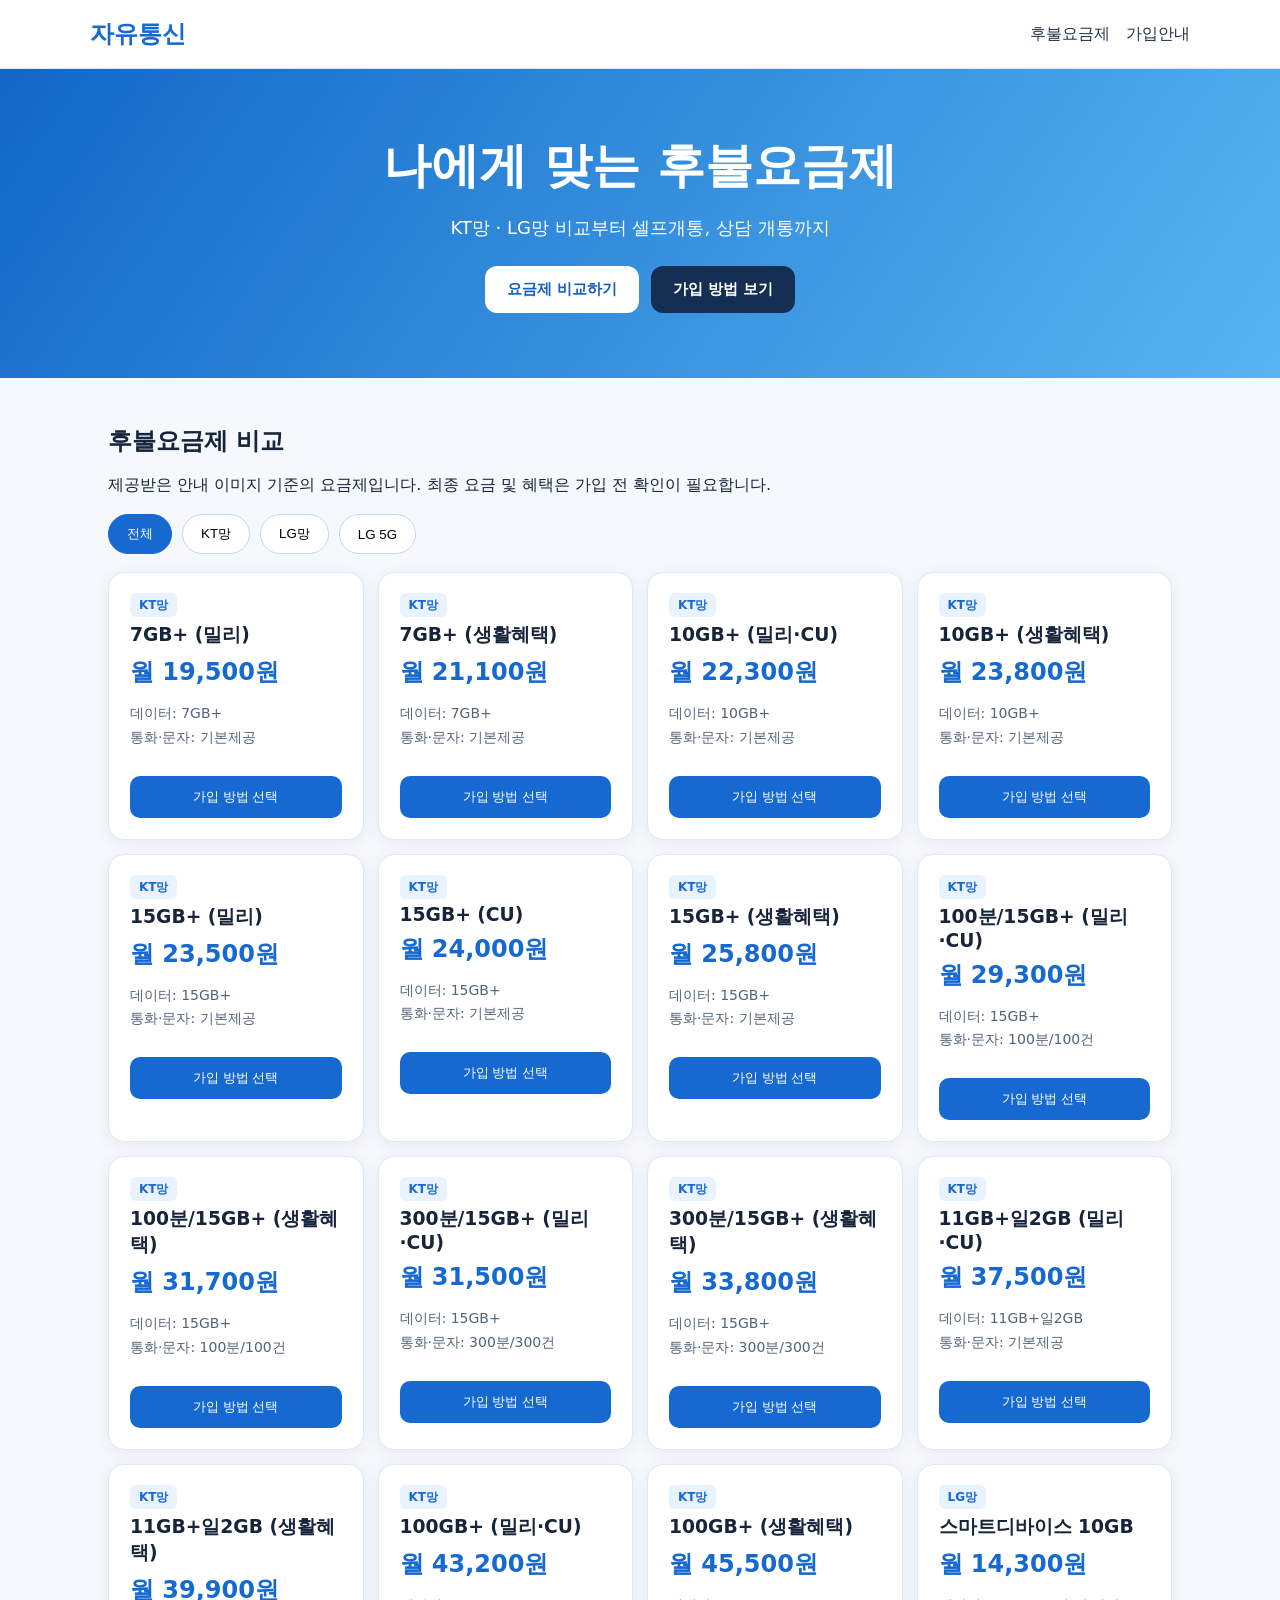
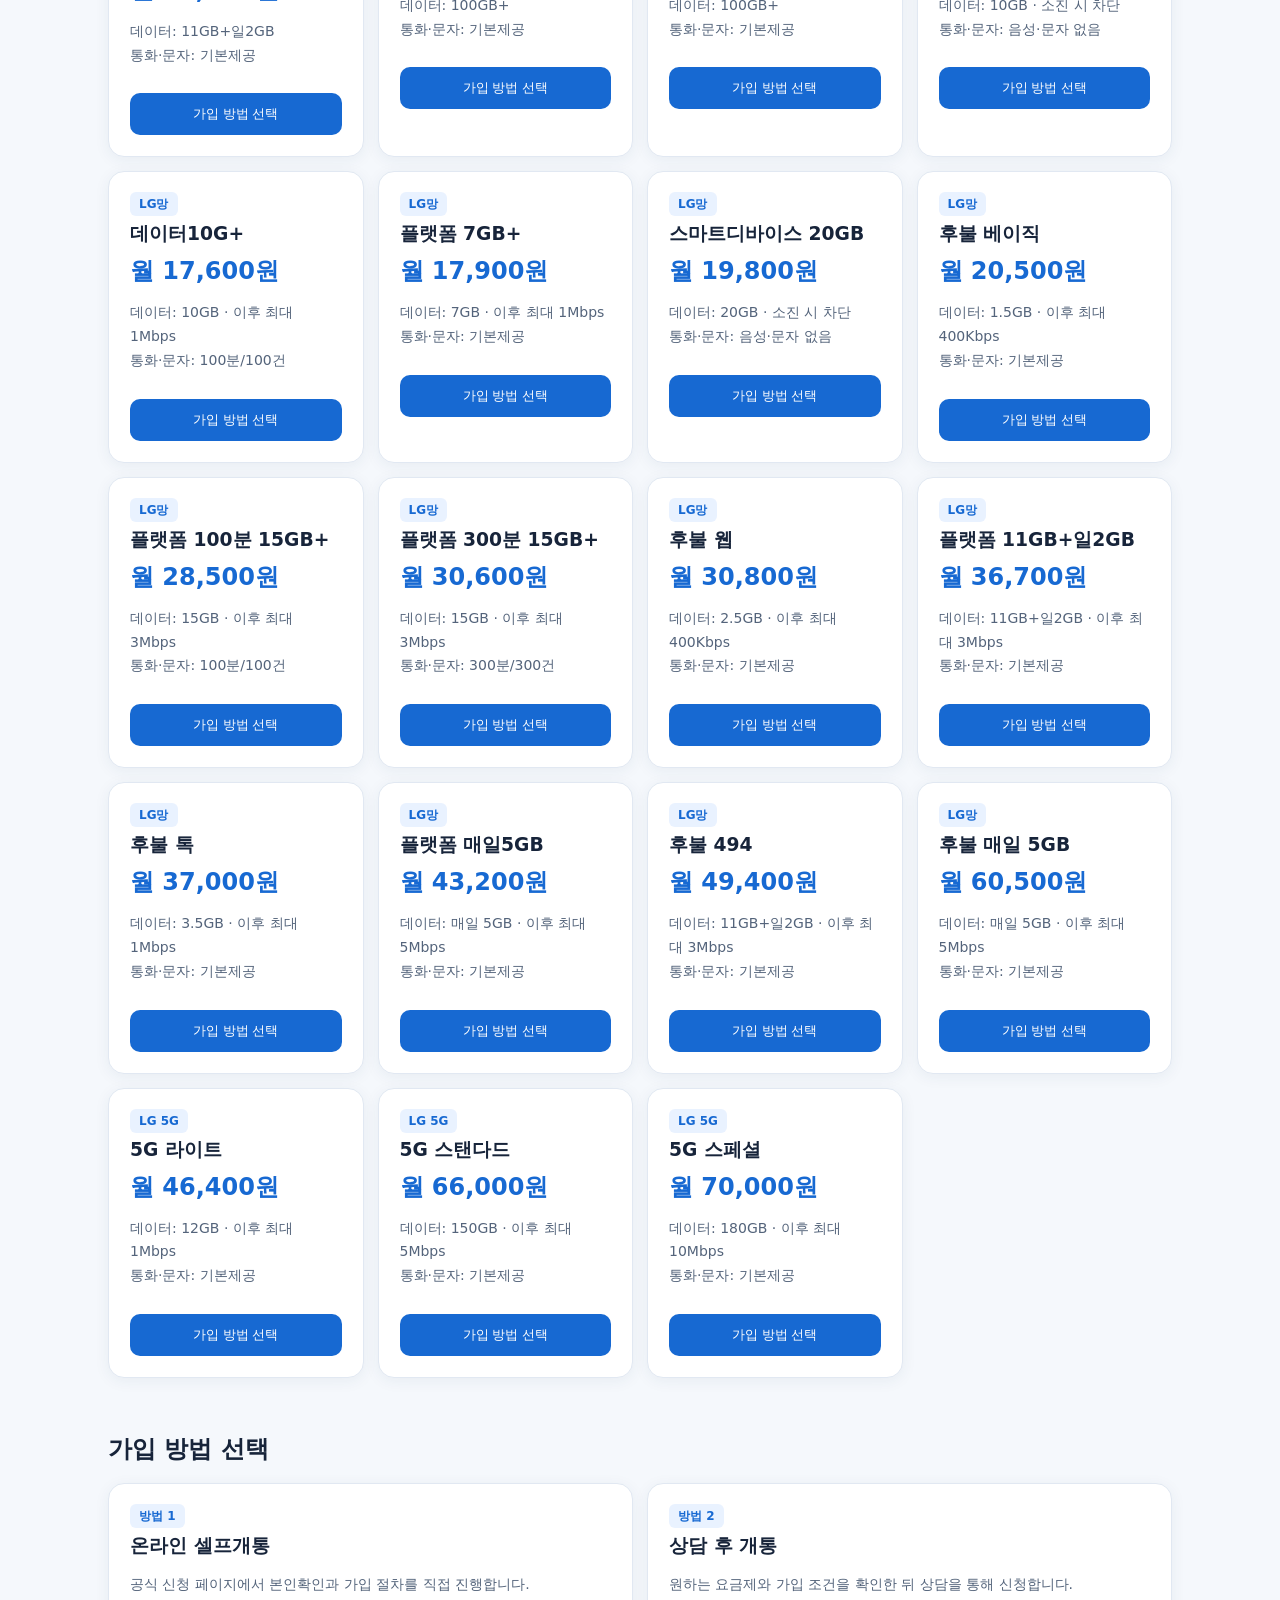
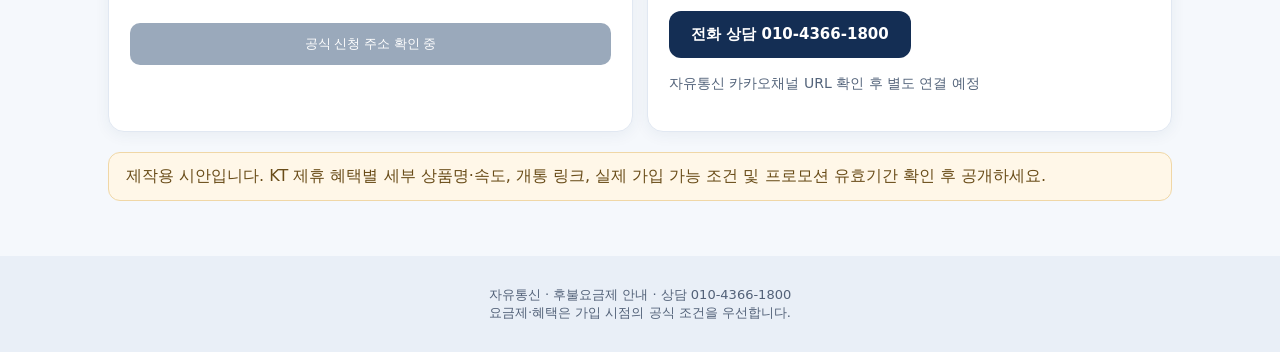
<file: docs/original-draft.html>
<!doctype html><html lang="ko"><head><meta charset="utf-8"><meta name="viewport" content="width=device-width,initial-scale=1"><title>자유통신 | 후불요금제 비교</title><style>:root{font-family:system-ui,'Noto Sans KR',sans-serif;color:#17243a;background:#f5f8fc}*{box-sizing:border-box}body{margin:0}header{background:white;border-bottom:1px solid #e4e9f1;padding:18px max(20px,calc((100vw - 1100px)/2));display:flex;justify-content:space-between;align-items:center;gap:16px}header strong{font-size:24px;color:#1769d2}header a{color:#243449;text-decoration:none}.hero{background:linear-gradient(125deg,#1267c7,#58b5f1);color:white;padding:65px 20px;text-align:center}.hero h1{font-size:clamp(30px,5vw,48px);margin:0 0 12px}.hero p{font-size:18px}.wrap{max-width:1100px;margin:0 auto;padding:35px 18px}h2{margin:12px 0 18px}.actions{display:flex;gap:12px;justify-content:center;flex-wrap:wrap;margin-top:26px}.btn{border:0;border-radius:12px;padding:14px 22px;font-weight:700;font-size:15px;cursor:pointer;text-decoration:none;display:inline-block;background:#fff;color:#155eb9}.btn.dark{background:#142e54;color:white}.btn.disabled{background:#e7edf5;color:#66758b;cursor:not-allowed}.note{background:#fff7e8;border:1px solid #f0d7a6;padding:13px 17px;border-radius:12px;margin:20px 0;color:#694c18}.filters{display:flex;gap:10px;flex-wrap:wrap;margin:18px 0}.filters button{border:1px solid #c9d7e8;border-radius:30px;background:white;padding:10px 18px;cursor:pointer}.filters button.active{background:#1769d2;color:white;border-color:#1769d2}.cards{display:grid;grid-template-columns:repeat(auto-fit,minmax(240px,1fr));gap:14px}.card{background:white;border:1px solid #e1e8f2;border-radius:16px;padding:21px;box-shadow:0 3px 15px #183a6110}.card h3{margin:8px 0}.price{font-size:24px;color:#1769d2;font-weight:800}.meta{color:#54647b;font-size:14px;line-height:1.7}.tag{font-size:12px;font-weight:700;background:#e9f2ff;color:#1769d2;padding:5px 9px;border-radius:6px}.card button{margin-top:12px;width:100%;background:#1769d2;color:white;border:0;border-radius:10px;padding:12px;cursor:pointer}footer{padding:30px;text-align:center;background:#e9eff7;color:#526178;font-size:13px}@media(max-width:600px){header{flex-direction:column}.hero{padding:45px 16px}}</style></head><body><header><strong>자유통신</strong><nav><a href="#plans">후불요금제</a>　<a href="#join">가입안내</a></nav></header><section class="hero"><h1>나에게 맞는 후불요금제</h1><p>KT망 · LG망 비교부터 셀프개통, 상담 개통까지</p><div class="actions"><a class="btn" href="#plans">요금제 비교하기</a><a class="btn dark" href="#join">가입 방법 보기</a></div></section><main class="wrap"><section id="plans"><h2>후불요금제 비교</h2><p>제공받은 안내 이미지 기준의 요금제입니다. 최종 요금 및 혜택은 가입 전 확인이 필요합니다.</p><div class="filters"><button class="active" data-filter="all">전체</button><button data-filter="KT">KT망</button><button data-filter="LG">LG망</button><button data-filter="5G">LG 5G</button></div><div class="cards" id="cards"></div></section><section id="join" style="margin-top:55px"><h2>가입 방법 선택</h2><div class="cards"><div class="card"><span class="tag">방법 1</span><h3>온라인 셀프개통</h3><p class="meta">공식 신청 페이지에서 본인확인과 가입 절차를 직접 진행합니다.</p><button disabled style="background:#9aa9bb;cursor:not-allowed">공식 신청 주소 확인 중</button></div><div class="card"><span class="tag">방법 2</span><h3>상담 후 개통</h3><p class="meta">원하는 요금제와 가입 조건을 확인한 뒤 상담을 통해 신청합니다.</p><a class="btn dark" href="tel:01043661800">전화 상담 010-4366-1800</a><p class="meta">자유통신 카카오채널 URL 확인 후 별도 연결 예정</p></div></div><div class="note">제작용 시안입니다. KT 제휴 혜택별 세부 상품명·속도, 개통 링크, 실제 가입 가능 조건 및 프로모션 유효기간 확인 후 공개하세요.</div></section></main><footer>자유통신 · 후불요금제 안내 · 상담 010-4366-1800<br>요금제·혜택은 가입 시점의 공식 조건을 우선합니다.</footer><script>const plans=[['KT','7GB+ (밀리)',19500,'7GB+','기본제공'],['KT','7GB+ (생활혜택)',21100,'7GB+','기본제공'],['KT','10GB+ (밀리·CU)',22300,'10GB+','기본제공'],['KT','10GB+ (생활혜택)',23800,'10GB+','기본제공'],['KT','15GB+ (밀리)',23500,'15GB+','기본제공'],['KT','15GB+ (CU)',24000,'15GB+','기본제공'],['KT','15GB+ (생활혜택)',25800,'15GB+','기본제공'],['KT','100분/15GB+ (밀리·CU)',29300,'15GB+','100분/100건'],['KT','100분/15GB+ (생활혜택)',31700,'15GB+','100분/100건'],['KT','300분/15GB+ (밀리·CU)',31500,'15GB+','300분/300건'],['KT','300분/15GB+ (생활혜택)',33800,'15GB+','300분/300건'],['KT','11GB+일2GB (밀리·CU)',37500,'11GB+일2GB','기본제공'],['KT','11GB+일2GB (생활혜택)',39900,'11GB+일2GB','기본제공'],['KT','100GB+ (밀리·CU)',43200,'100GB+','기본제공'],['KT','100GB+ (생활혜택)',45500,'100GB+','기본제공'],['LG','스마트디바이스 10GB',14300,'10GB · 소진 시 차단','음성·문자 없음'],['LG','데이터10G+',17600,'10GB · 이후 최대 1Mbps','100분/100건'],['LG','플랫폼 7GB+',17900,'7GB · 이후 최대 1Mbps','기본제공'],['LG','스마트디바이스 20GB',19800,'20GB · 소진 시 차단','음성·문자 없음'],['LG','후불 베이직',20500,'1.5GB · 이후 최대 400Kbps','기본제공'],['LG','플랫폼 100분 15GB+',28500,'15GB · 이후 최대 3Mbps','100분/100건'],['LG','플랫폼 300분 15GB+',30600,'15GB · 이후 최대 3Mbps','300분/300건'],['LG','후불 웹',30800,'2.5GB · 이후 최대 400Kbps','기본제공'],['LG','플랫폼 11GB+일2GB',36700,'11GB+일2GB · 이후 최대 3Mbps','기본제공'],['LG','후불 톡',37000,'3.5GB · 이후 최대 1Mbps','기본제공'],['LG','플랫폼 매일5GB',43200,'매일 5GB · 이후 최대 5Mbps','기본제공'],['LG','후불 494',49400,'11GB+일2GB · 이후 최대 3Mbps','기본제공'],['LG','후불 매일 5GB',60500,'매일 5GB · 이후 최대 5Mbps','기본제공'],['5G','5G 라이트',46400,'12GB · 이후 최대 1Mbps','기본제공'],['5G','5G 스탠다드',66000,'150GB · 이후 최대 5Mbps','기본제공'],['5G','5G 스페셜',70000,'180GB · 이후 최대 10Mbps','기본제공']];const cards=document.querySelector('#cards');function render(f){cards.innerHTML=plans.filter(p=>f==='all'||p[0]===f).map(p=>`<article class="card"><span class="tag">${p[0]==='5G'?'LG 5G':p[0]+'망'}</span><h3>${p[1]}</h3><div class="price">월 ${p[2].toLocaleString('ko-KR')}원</div><p class="meta">데이터: ${p[3]}<br>통화·문자: ${p[4]}</p><button onclick="document.querySelector('#join').scrollIntoView({behavior:'smooth'})">가입 방법 선택</button></article>`).join('')}document.querySelectorAll('[data-filter]').forEach(b=>b.addEventListener('click',()=>{document.querySelectorAll('[data-filter]').forEach(x=>x.classList.remove('active'));b.classList.add('active');render(b.dataset.filter)}));render('all');</script></body></html>
</file>
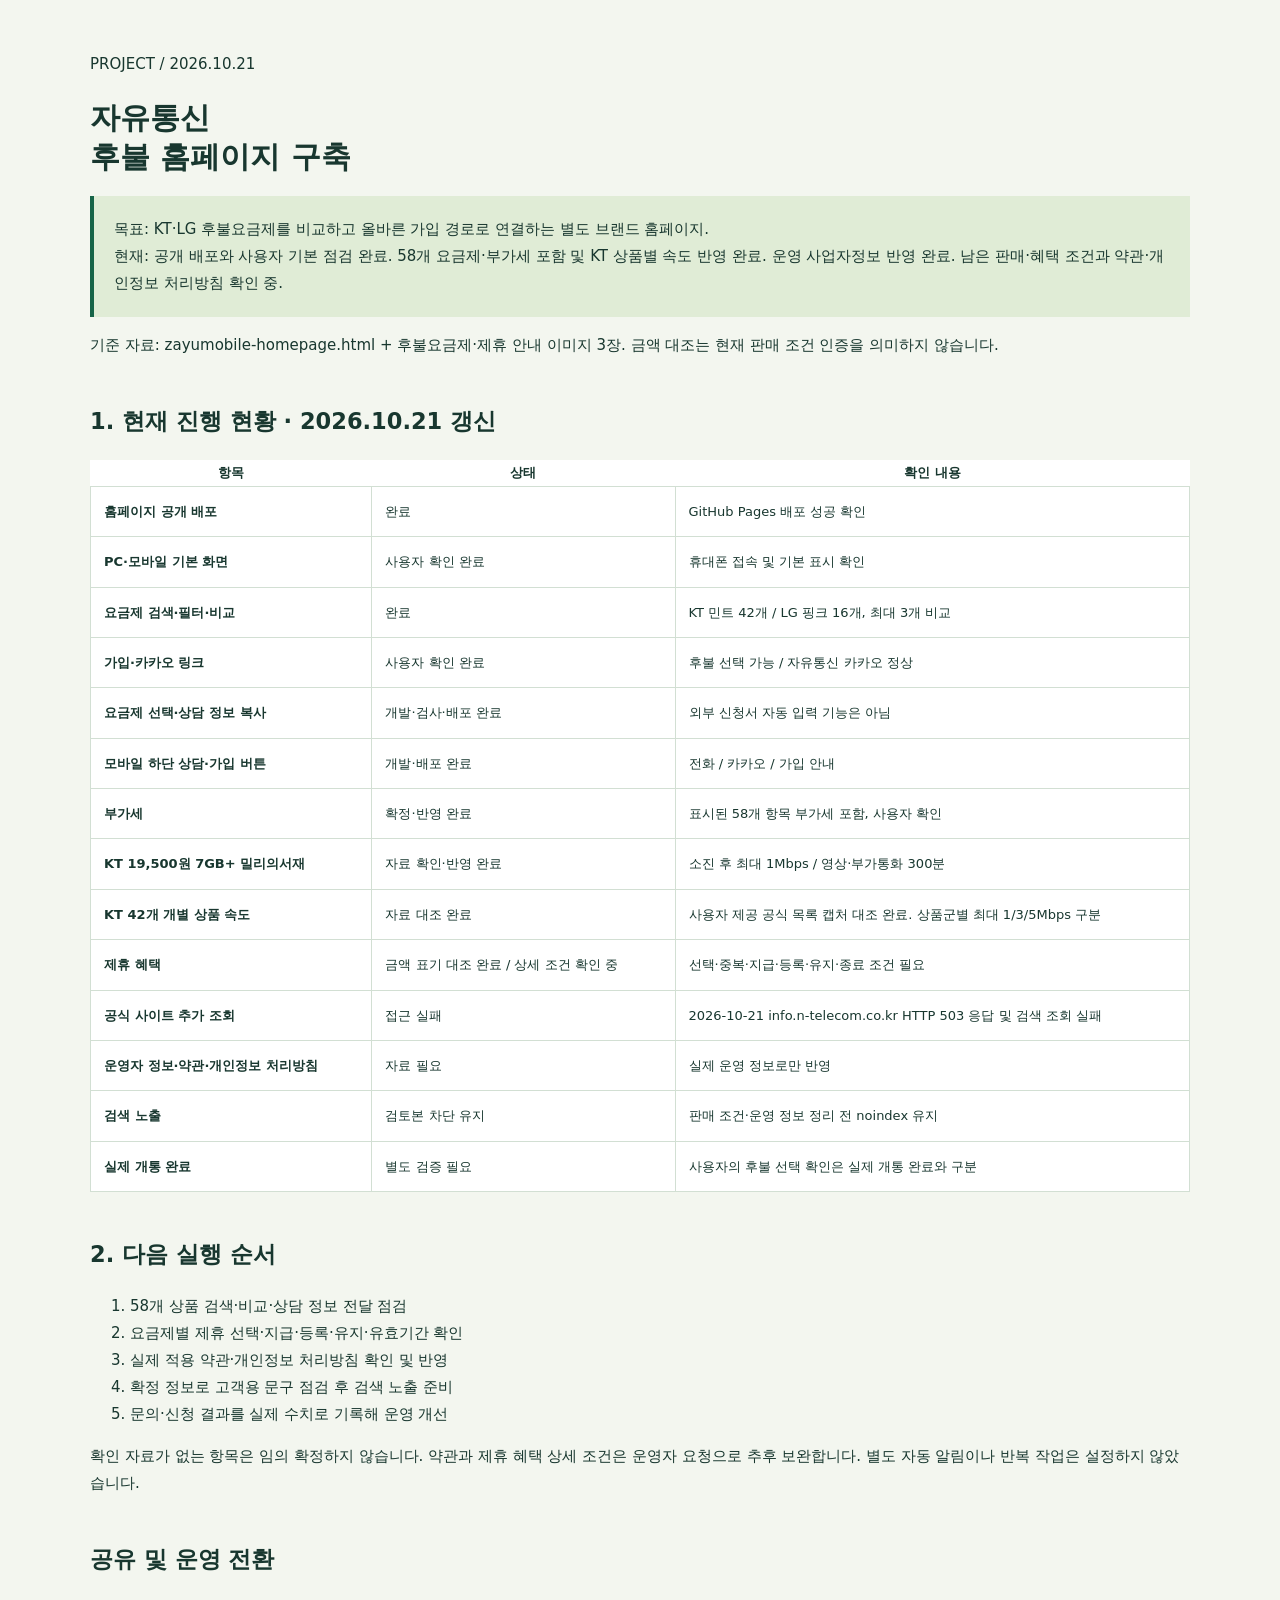
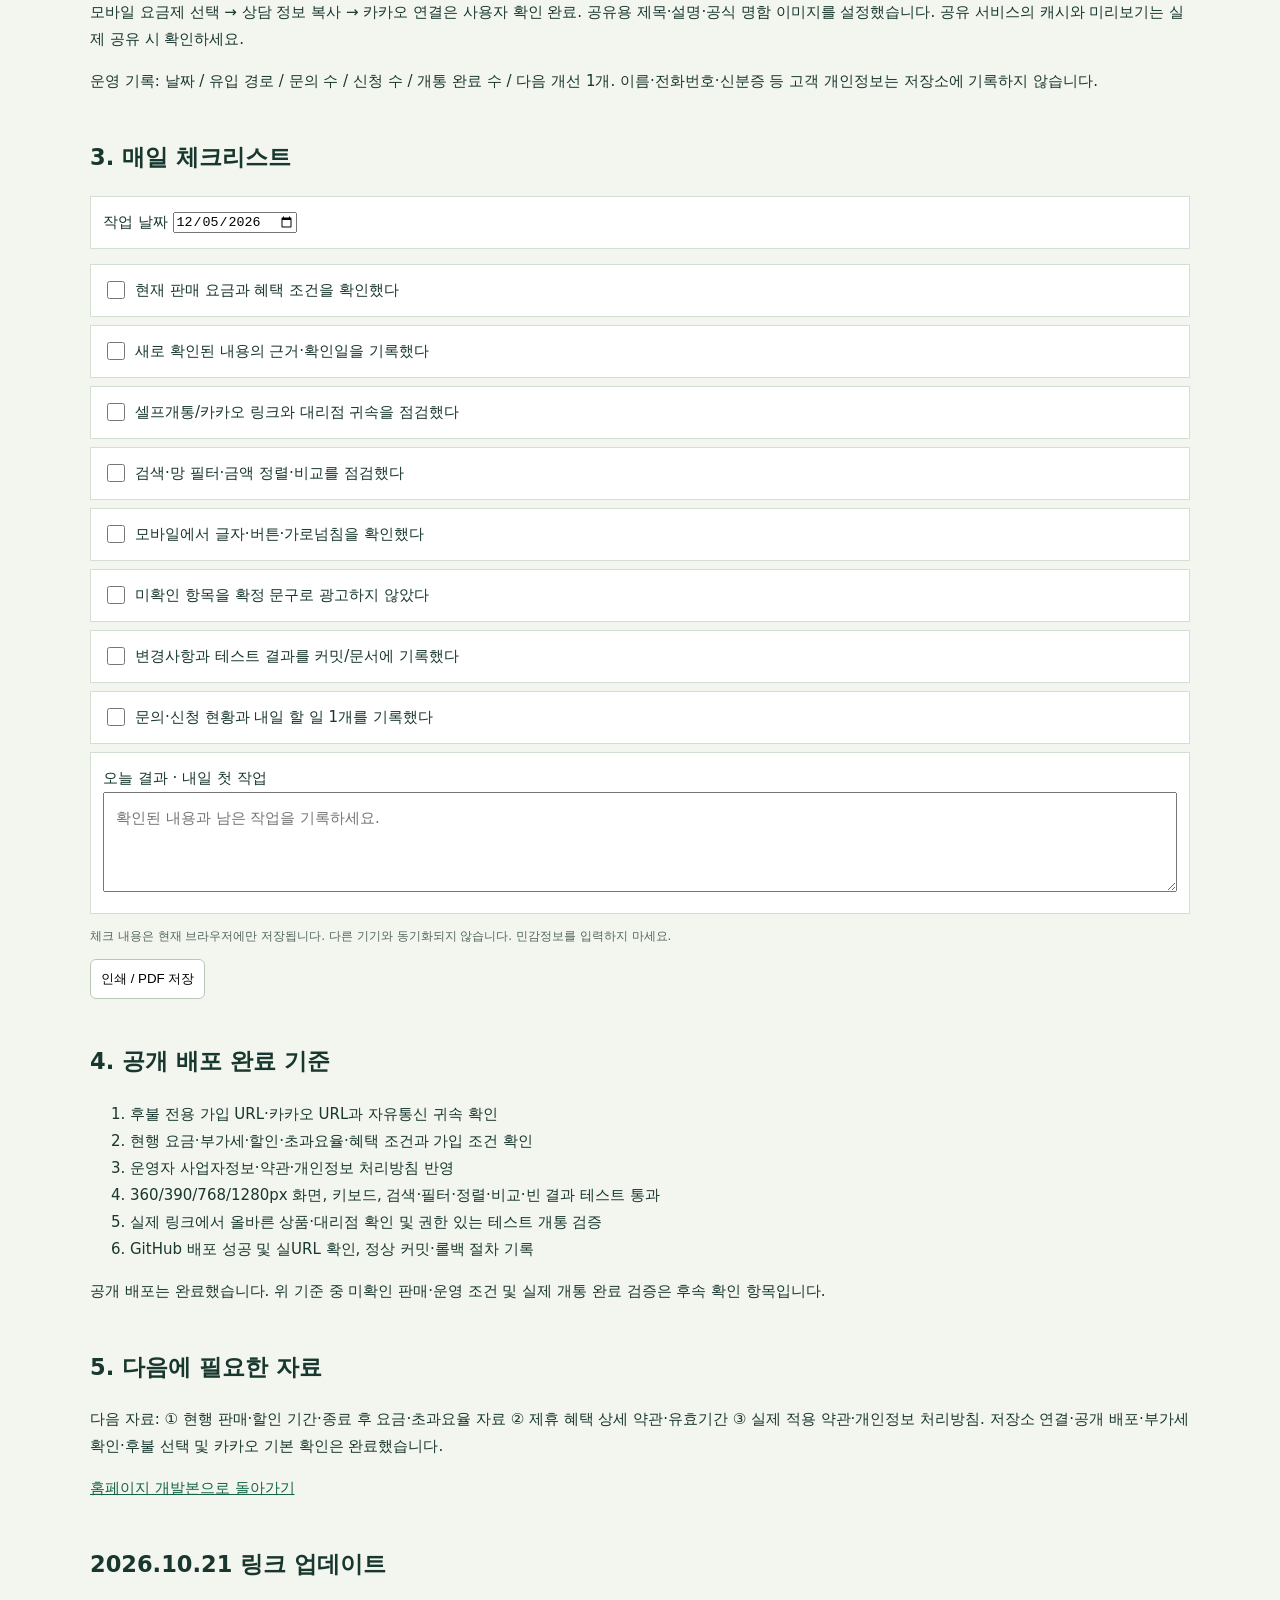
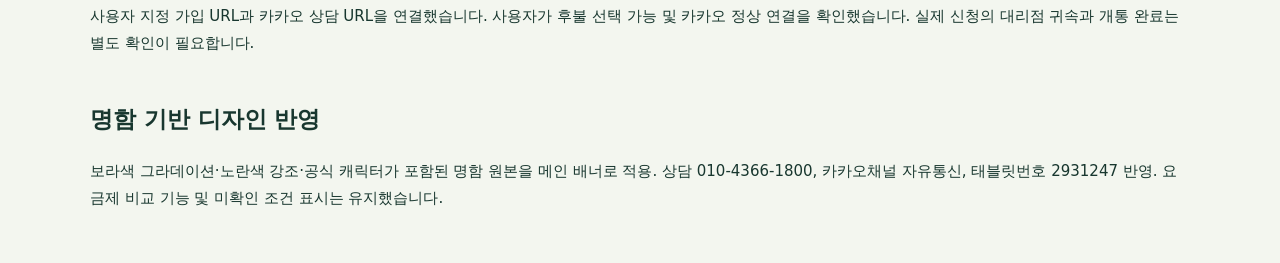
<file: docs/project-plan.html>
<!doctype html><html lang="ko"><meta charset="utf-8"><meta name="viewport" content="width=device-width,initial-scale=1"><title>자유통신 후불 홈페이지 구축 · 실행계획</title><style>body{font:15px/1.8 system-ui,sans-serif;background:#f3f6ef;color:#18372f;margin:0}main{max-width:1100px;margin:auto;padding:36px 24px}h1{line-height:1.3}h2{margin-top:42px}table{border-collapse:collapse;width:100%;background:white;font-size:13px}td{border:1px solid #d2dfd3;padding:13px;vertical-align:top}td:first-child{font-weight:700;min-width:115px}section{overflow-x:auto}.notice{background:#e0ecd6;padding:20px;border-left:4px solid #166448}label{display:block;background:white;padding:12px;margin-bottom:8px;border:1px solid #d2dfd3}input{width:18px;height:18px;vertical-align:middle;margin-right:10px}button{padding:10px;background:white;border:1px solid #b8c9b8;border-radius:6px}textarea{width:100%;min-height:100px;font:inherit;padding:12px;box-sizing:border-box}a{color:#166448}.muted{font-size:12px;color:#52665e}@media print{button{display:none}}</style><main><p>PROJECT / 2026.10.21</p><h1>자유통신<br>후불 홈페이지 구축</h1><p class="notice">목표: KT·LG 후불요금제를 비교하고 올바른 가입 경로로 연결하는 별도 브랜드 홈페이지.<br>현재: 공개 배포와 사용자 기본 점검 완료. 58개 요금제·부가세 포함 및 KT 상품별 속도 반영 완료. 운영 사업자정보 반영 완료. 남은 판매·혜택 조건과 약관·개인정보 처리방침 확인 중.</p><p>기준 자료: zayumobile-homepage.html + 후불요금제·제휴 안내 이미지 3장. 금액 대조는 현재 판매 조건 인증을 의미하지 않습니다.</p><h2>1. 현재 진행 현황 · 2026.10.21 갱신</h2><section><table><thead><tr><th>항목</th><th>상태</th><th>확인 내용</th></tr></thead><tbody><tr><td>홈페이지 공개 배포</td><td>완료</td><td>GitHub Pages 배포 성공 확인</td></tr><tr><td>PC·모바일 기본 화면</td><td>사용자 확인 완료</td><td>휴대폰 접속 및 기본 표시 확인</td></tr><tr><td>요금제 검색·필터·비교</td><td>완료</td><td>KT 민트 42개 / LG 핑크 16개, 최대 3개 비교</td></tr><tr><td>가입·카카오 링크</td><td>사용자 확인 완료</td><td>후불 선택 가능 / 자유통신 카카오 정상</td></tr><tr><td>요금제 선택·상담 정보 복사</td><td>개발·검사·배포 완료</td><td>외부 신청서 자동 입력 기능은 아님</td></tr><tr><td>모바일 하단 상담·가입 버튼</td><td>개발·배포 완료</td><td>전화 / 카카오 / 가입 안내</td></tr><tr><td>부가세</td><td>확정·반영 완료</td><td>표시된 58개 항목 부가세 포함, 사용자 확인</td></tr><tr><td>KT 19,500원 7GB+ 밀리의서재</td><td>자료 확인·반영 완료</td><td>소진 후 최대 1Mbps / 영상·부가통화 300분</td></tr><tr><td>KT 42개 개별 상품 속도</td><td>자료 대조 완료</td><td>사용자 제공 공식 목록 캡처 대조 완료. 상품군별 최대 1/3/5Mbps 구분</td></tr><tr><td>제휴 혜택</td><td>금액 표기 대조 완료 / 상세 조건 확인 중</td><td>선택·중복·지급·등록·유지·종료 조건 필요</td></tr><tr><td>공식 사이트 추가 조회</td><td>접근 실패</td><td>2026-10-21 info.n-telecom.co.kr HTTP 503 응답 및 검색 조회 실패</td></tr><tr><td>운영자 정보·약관·개인정보 처리방침</td><td>자료 필요</td><td>실제 운영 정보로만 반영</td></tr><tr><td>검색 노출</td><td>검토본 차단 유지</td><td>판매 조건·운영 정보 정리 전 noindex 유지</td></tr><tr><td>실제 개통 완료</td><td>별도 검증 필요</td><td>사용자의 후불 선택 확인은 실제 개통 완료와 구분</td></tr></tbody></table></section><h2>2. 다음 실행 순서</h2><ol><li>58개 상품 검색·비교·상담 정보 전달 점검</li><li>요금제별 제휴 선택·지급·등록·유지·유효기간 확인</li><li>실제 적용 약관·개인정보 처리방침 확인 및 반영</li><li>확정 정보로 고객용 문구 점검 후 검색 노출 준비</li><li>문의·신청 결과를 실제 수치로 기록해 운영 개선</li></ol><p>확인 자료가 없는 항목은 임의 확정하지 않습니다. 약관과 제휴 혜택 상세 조건은 운영자 요청으로 추후 보완합니다. 별도 자동 알림이나 반복 작업은 설정하지 않았습니다.</p><h2>공유 및 운영 전환</h2><p>모바일 요금제 선택 → 상담 정보 복사 → 카카오 연결은 사용자 확인 완료. 공유용 제목·설명·공식 명함 이미지를 설정했습니다. 공유 서비스의 캐시와 미리보기는 실제 공유 시 확인하세요.</p><p>운영 기록: 날짜 / 유입 경로 / 문의 수 / 신청 수 / 개통 완료 수 / 다음 개선 1개. 이름·전화번호·신분증 등 고객 개인정보는 저장소에 기록하지 않습니다.</p><h2>3. 매일 체크리스트</h2><p><label>작업 날짜 <input id="day" type="date" style="width:auto;height:auto"></label></p><div id="checks"><label><input type="checkbox" data-check="0">현재 판매 요금과 혜택 조건을 확인했다</label><label><input type="checkbox" data-check="1">새로 확인된 내용의 근거·확인일을 기록했다</label><label><input type="checkbox" data-check="2">셀프개통/카카오 링크와 대리점 귀속을 점검했다</label><label><input type="checkbox" data-check="3">검색·망 필터·금액 정렬·비교를 점검했다</label><label><input type="checkbox" data-check="4">모바일에서 글자·버튼·가로넘침을 확인했다</label><label><input type="checkbox" data-check="5">미확인 항목을 확정 문구로 광고하지 않았다</label><label><input type="checkbox" data-check="6">변경사항과 테스트 결과를 커밋/문서에 기록했다</label><label><input type="checkbox" data-check="7">문의·신청 현황과 내일 할 일 1개를 기록했다</label></div><label>오늘 결과 · 내일 첫 작업<textarea id="notes" placeholder="확인된 내용과 남은 작업을 기록하세요."></textarea></label><p class="muted">체크 내용은 현재 브라우저에만 저장됩니다. 다른 기기와 동기화되지 않습니다. 민감정보를 입력하지 마세요.</p><button onclick="window.print()">인쇄 / PDF 저장</button><h2>4. 공개 배포 완료 기준</h2><ol><li>후불 전용 가입 URL·카카오 URL과 자유통신 귀속 확인</li><li>현행 요금·부가세·할인·초과요율·혜택 조건과 가입 조건 확인</li><li>운영자 사업자정보·약관·개인정보 처리방침 반영</li><li>360/390/768/1280px 화면, 키보드, 검색·필터·정렬·비교·빈 결과 테스트 통과</li><li>실제 링크에서 올바른 상품·대리점 확인 및 권한 있는 테스트 개통 검증</li><li>GitHub 배포 성공 및 실URL 확인, 정상 커밋·롤백 절차 기록</li></ol><p>공개 배포는 완료했습니다. 위 기준 중 미확인 판매·운영 조건 및 실제 개통 완료 검증은 후속 확인 항목입니다.</p><h2>5. 다음에 필요한 자료</h2><p>다음 자료: ① 현행 판매·할인 기간·종료 후 요금·초과요율 자료 ② 제휴 혜택 상세 약관·유효기간 ③ 실제 적용 약관·개인정보 처리방침. 저장소 연결·공개 배포·부가세 확인·후불 선택 및 카카오 기본 확인은 완료했습니다.</p><p><a href="../index.html">홈페이지 개발본으로 돌아가기</a></p><h2>2026.10.21 링크 업데이트</h2><p>사용자 지정 가입 URL과 카카오 상담 URL을 연결했습니다. 사용자가 후불 선택 가능 및 카카오 정상 연결을 확인했습니다. 실제 신청의 대리점 귀속과 개통 완료는 별도 확인이 필요합니다.</p><h2>명함 기반 디자인 반영</h2><p>보라색 그라데이션·노란색 강조·공식 캐릭터가 포함된 명함 원본을 메인 배너로 적용. 상담 010-4366-1800, 카카오채널 자유통신, 태블릿번호 2931247 반영. 요금제 비교 기능 및 미확인 조건 표시는 유지했습니다.</p></main><script>const day=document.querySelector('#day'),notes=document.querySelector('#notes');day.value=new Date().toLocaleDateString('en-CA',{timeZone:'Asia/Seoul'});let key=()=>`zayumobile-project-v1-${day.value}`;const boxes=[...document.querySelectorAll('[data-check]')];function load(){let s={};try{s=JSON.parse(localStorage.getItem(key())||'{}')}catch{}boxes.forEach((b,i)=>b.checked=!!s[i]);notes.value=s.notes||''}function save(){try{localStorage.setItem(key(),JSON.stringify(Object.assign(Object.fromEntries(boxes.map((b,i)=>[i,b.checked])),{notes:notes.value})))}catch{}}day.addEventListener('change',load);boxes.forEach(b=>b.addEventListener('change',save));notes.addEventListener('input',save);load();</script></html>
</file>
<file: style.css>
:root{--ink:#142c2a;--green:#0c6753;--mint:#dcf4ba;--line:#dbe5df;--muted:#526762;font-family:system-ui,-apple-system,'Noto Sans KR',sans-serif;color:var(--ink);background:#fafbf7;line-height:1.65}*{box-sizing:border-box}html{scroll-behavior:smooth;scroll-padding-top:100px}body{margin:0}a{color:inherit;text-underline-offset:4px}button,input,select{font:inherit}button,a,input,select,summary{touch-action:manipulation}button{cursor:pointer}button:disabled{cursor:not-allowed;opacity:1;color:#64716c;background:#edf0ec;border-color:#c8d1cb}button:focus-visible,a:focus-visible,input:focus-visible,select:focus-visible,summary:focus-visible{outline:3px solid #c16b2e;outline-offset:4px}.wrap{max-width:1240px;margin:auto;padding-left:32px;padding-right:32px}.review{padding:8px 20px;background:var(--ink);color:white;text-align:center;font-size:12px}header{padding:20px 32px;max-width:1440px;margin:auto;display:flex;align-items:center;justify-content:space-between;gap:24px;border-bottom:1px solid var(--line)}.brand{font-size:23px;font-weight:850;text-decoration:none;display:flex;align-items:center;gap:9px;white-space:nowrap}.logo{background:var(--green);color:var(--mint);padding:0 11px;border-radius:9px;font-style:italic}.brand-sub{font-size:11px;font-weight:500;padding:3px 8px;border-left:1px solid var(--line)}nav{display:flex;gap:28px;font-size:14px}nav a{text-decoration:none}.phone{font-size:13px;font-weight:700}.hero{display:grid;grid-template-columns:1.3fr 1fr;gap:70px;padding-top:78px;padding-bottom:78px;align-items:center}.eyebrow{font-size:11px;font-weight:750;letter-spacing:2px;color:var(--green);margin:0 0 19px}h1{font-size:clamp(38px,5vw,65px);letter-spacing:-3px;line-height:1.19;margin:0 0 24px}h1 em{font-style:normal;color:var(--green)}.lead{color:var(--muted);font-size:17px}.actions{display:flex;gap:12px;flex-wrap:wrap;margin:32px 0 14px}.button{display:inline-block;padding:13px 20px;border:1px solid var(--line);border-radius:8px;background:white;text-decoration:none;font-weight:700;font-size:14px;text-align:center}.primary{background:var(--green);color:white;border-color:var(--green)}.fine,small{font-size:12px;color:var(--muted)}.hero-panel{background:#eaf0e6;border-radius:24px;padding:26px;transform:rotate(2deg);min-height:390px;display:flex;flex-direction:column;justify-content:space-between}.panel-top,.panel-bottom{display:flex;justify-content:space-between;font-size:10px;letter-spacing:1px;gap:12px}.sim{margin:30px auto;width:235px;min-height:258px;background:var(--green);color:white;padding:25px;border-radius:18px 55px 18px 18px;box-shadow:20px 20px 0 #c5dfb3;transform:rotate(-8deg);display:flex;flex-direction:column}.sim>span:first-child{font-size:13px;letter-spacing:4px}.chip{color:#e8cf8d;font-size:30px}.sim b{font-size:28px;line-height:1.3;letter-spacing:-1px}.sim small{color:#c9e9d6;margin-top:16px;font-size:9px;letter-spacing:2px}.section{padding-top:64px;padding-bottom:64px;border-top:1px solid var(--line)}h2{font-size:32px;line-height:1.35;letter-spacing:-1px;margin:0 0 20px}.section-title{display:flex;justify-content:space-between;gap:30px;align-items:end}.section-title>p{font-size:13px;color:var(--muted)}.toolbar{display:flex;flex-wrap:wrap;gap:14px;align-items:end;background:#eff3ec;padding:20px;border-radius:12px;margin-top:20px}.toolbar label,.toolbar legend{font-size:11px;font-weight:700}.toolbar label{display:flex;flex-direction:column;gap:7px}.toolbar fieldset{border:0;margin:0;padding:0}.tabs{display:flex;gap:3px;margin-top:7px}.tabs button{background:white;border:1px solid var(--line);padding:8px 15px;border-radius:6px}.tabs button[aria-pressed=true]{background:var(--ink);color:white}input,select{background:white;border:1px solid #b6c6bc;border-radius:6px;padding:9px 10px;min-height:43px}#search{width:210px}.plain{border:1px solid #b6c6bc;border-radius:6px;padding:9px 14px;background:white}#count{font-size:13px;font-weight:700}.cards{display:grid;grid-template-columns:repeat(3,minmax(0,1fr));gap:16px}.card{background:white;border:1px solid var(--line);border-radius:12px;padding:24px;display:flex;flex-direction:column}.tag{display:inline-block;color:var(--green);font-size:11px;font-weight:750}.card h3{font-size:19px;min-height:56px;line-height:1.45;margin:13px 0}.price{font-size:29px;font-weight:800;letter-spacing:-1px;margin:5px 0 15px}.price small{font-weight:500;font-size:12px;letter-spacing:0}.card dl{font-size:13px;border-top:1px solid var(--line);padding-top:15px;margin:0 0 10px}.card dt{color:var(--muted);font-size:11px;margin-top:8px}.card dd{margin:0}.card .fine{margin-top:auto;padding-top:13px}.card details{font-size:12px}.compare-label{font-size:13px;padding:12px 0;display:flex;gap:8px;align-items:center}.compare-label input{min-height:initial;width:17px;height:17px;accent-color:var(--green)}.card .button{width:100%;margin-top:8px}.empty{padding:50px;border:1px dashed var(--line);grid-column:1/-1}.comparison{margin-top:32px;border:1px solid var(--line);padding:24px;background:white;border-radius:12px}.table-scroll{overflow-x:auto}table{width:100%;border-collapse:collapse;font-size:13px}th,td{padding:14px;min-width:170px;text-align:left;vertical-align:top;border-bottom:1px solid var(--line)}th{font-weight:700;background:#f0f5ec}.benefits{background:#eaf1e5}.benefits .section{border:0}.benefits>.wrap>p{font-size:14px;color:var(--muted)}.benefit-grid{display:grid;grid-template-columns:repeat(3,1fr);gap:1px;background:#ccd9c5;border:1px solid #ccd9c5;margin:32px 0}.benefit-grid article{background:#eaf1e5;padding:24px}.benefit-grid span{font-size:11px;color:var(--green)}.benefit-grid h3{margin:12px 0 5px}.benefit-grid p{font-size:13px}.benefit-grid .benefit-note{background:var(--green);color:white}.source-links{display:flex;gap:20px;flex-wrap:wrap;padding:20px}.join-grid{display:grid;grid-template-columns:1fr 1fr;gap:24px}.join-grid article{padding:32px;background:white;border:1px solid var(--line);border-radius:12px}.number{color:var(--green);font-size:13px}.join-grid h3{font-size:23px;margin:16px 0}.join-grid p{color:var(--muted);font-size:14px}.join-grid .button{margin:6px 0;width:100%}.join-grid small{display:block;margin-top:10px}.faq{display:grid;grid-template-columns:1fr 2fr;gap:40px}details{border-bottom:1px solid var(--line);padding:15px 0}summary{cursor:pointer;font-weight:650}details p{font-size:14px;color:var(--muted)}footer{padding-top:40px!important;padding-bottom:40px!important;border-top:1px solid var(--line);font-size:13px}#status{position:fixed;bottom:20px;left:50%;transform:translateX(-50%);background:var(--ink);color:white;padding:12px 20px;border-radius:8px;max-width:90%;font-size:13px}#status:empty{display:none}.skip{position:fixed;top:-100px;background:white;z-index:5;padding:15px}.skip:focus{top:0}@media(max-width:1000px){header{flex-wrap:wrap}.hero{gap:35px}.cards{grid-template-columns:repeat(2,minmax(0,1fr))}.brand-sub{display:none}nav{gap:16px}}@media(max-width:640px){.wrap{padding-left:20px;padding-right:20px}header{padding:16px 20px;gap:12px}.brand{font-size:20px}nav{order:3;width:100%;justify-content:space-between;font-size:12px}.hero{grid-template-columns:1fr;padding-top:40px;padding-bottom:40px;gap:30px}h1{letter-spacing:-2px}.hero-panel{min-height:330px;margin:0 8px}.sim{margin:20px auto;min-height:220px;width:210px}.section{padding-top:40px;padding-bottom:40px}.section-title{display:block}.cards,.join-grid,.faq{grid-template-columns:1fr}.benefit-grid{grid-template-columns:1fr 1fr}.toolbar{padding:14px;gap:10px}.toolbar label{flex:1;min-width:120px}#search{width:100%}.toolbar fieldset{width:100%}.card h3{min-height:0}.join-grid article{padding:24px}h2{font-size:28px}}@media(prefers-reduced-motion:reduce){html{scroll-behavior:auto}}

/* Official business-card identity: purple, yellow, original mascot artwork. */
:root{--ink:#291344;--green:#7014d9;--mint:#ffe700;--line:#e7def2;--muted:#6e607d;background:#fcfaff}
.review{background:#2c0755;color:#f1e4ff}header{background:#fcfaff;border-color:var(--line)}.brand{color:#53109f}.logo{background:linear-gradient(145deg,#a842fa,#650bdc);color:#ffe700}.brand-yellow{color:#6911c8}.phone{color:#6510c2}.brand-hero{background:radial-gradient(ellipse at 10% 25%,#a63eff 0,transparent 52%),linear-gradient(120deg,#8122ef,#5c08d6 75%,#7214e9);color:white;padding:52px 0 0;overflow:hidden}.hero-intro{display:flex;align-items:end;justify-content:space-between;gap:32px;margin-bottom:30px}.brand-hero .eyebrow{color:#ead5ff;font-size:11px}.brand-hero h1{font-size:clamp(34px,4vw,54px);letter-spacing:-2px;line-height:1.2;margin:0}.brand-hero h1 span{color:#ffe700}.hero-copy{font-size:15px;color:#efe1ff;margin:0 0 3px;line-height:1.8}.hero-copy strong{color:white;font-weight:650}.brand-art{margin:0;border-radius:22px;overflow:hidden;border:1px solid #ffffff50;box-shadow:0 22px 65px #28005650;background:#8316f3}.brand-art img{width:100%;height:auto;display:block}.hero-cta{display:flex;justify-content:center;gap:12px;padding:28px 0}.brand-hero .button{padding:14px 26px;font-size:15px;border-radius:10px}.brand-hero .primary,.kakao{background:#ffe700;color:#2b153d;border-color:#ffe700}.brand-hero .kakao{background:white;border-color:white;color:#5b0eb9}.hero-call{color:white;background:#ffffff14;border:1px solid #ffffff90}.hero-foot{display:flex;justify-content:space-between;gap:16px;padding:19px 0;border-top:1px solid #ffffff35;font-size:11px;letter-spacing:.7px;color:#ead5ff}.hero-foot b{color:white}.section-title h2{color:#391252}.toolbar{background:#f0e8fa}.tabs button[aria-pressed=true]{background:#7014d9;border-color:#7014d9}.card{box-shadow:0 5px 20px #58229905}.card:hover{border-color:#c6a0ef}.price{color:#6813c8}.tag{background:#f4eaff;padding:4px 9px;border-radius:5px;width:max-content}.card .button{background:#f6efff;color:#6813c8;border-color:#e1cff7}.card .button:hover{background:#7014d9;color:white}.comparison{border-color:#c6a0ef}th{background:#f3eafd}.benefits{background:linear-gradient(135deg,#f1e4ff,#f9f3ff)}.benefit-grid{background:#dbc6f1;border-color:#dbc6f1;border-radius:12px;overflow:hidden}.benefit-grid article{background:#f7efff}.benefit-grid .benefit-note{background:linear-gradient(135deg,#821bed,#6107c4)}.join-grid article{border-top:4px solid #801ce1}.join-grid .kakao{color:#291344;background:#ffe700;border-color:#ffe700}.footer-brand-note{font-size:13px;color:#7c28c8;font-weight:650;margin-bottom:10px}footer .brand{color:#5c10b3}input,select,.plain{border-color:#ccbcdf}input[type=checkbox]{accent-color:#7014d9}#status{background:#53109f}
@media(max-width:640px){.brand-hero{padding-top:30px}.hero-intro{display:block;margin-bottom:24px}.hero-copy{font-size:13px;margin-top:18px}.hero-copy br{display:none}.hero-copy strong{display:block}.brand-art{border-radius:12px;margin:0 -8px}.hero-cta{display:grid;grid-template-columns:1fr 1fr;gap:10px;padding:22px 0}.brand-hero .button{padding:13px 10px;font-size:13px}.hero-call{grid-column:1/-1}.hero-foot{flex-wrap:wrap;justify-content:center;gap:7px 20px;font-size:10px}.hero-foot>span:first-child{width:100%;text-align:center}.brand-sub{display:none}}

/* Carrier identity: mint for KT, pink for LG (including LG 5G). */
.network-key{display:flex;gap:10px;flex-wrap:wrap;margin:18px 0}.network-key span{padding:7px 15px;border:1px solid;border-radius:8px;font-size:13px;font-weight:750}.key-kt{background:#dcf8f0;color:#075e50;border-color:#74cdb8!important}.key-lg{background:#ffe5f0;color:#94244e;border-color:#eda3be!important}
.card[data-plan-network="KT"]{--carrier:#075e50;--carrier-line:#74cdb8;--carrier-soft:#dcf8f0;background:linear-gradient(160deg,#effcf8,#dcf8f0);border-color:var(--carrier-line);border-top:6px solid #36b99c}
.card[data-plan-network="LG"]{--carrier:#94244e;--carrier-line:#eda3be;--carrier-soft:#ffe5f0;background:linear-gradient(160deg,#fff5f9,#ffe5f0);border-color:var(--carrier-line);border-top:6px solid #e66d9f}
.card[data-plan-network] .tag{background:var(--carrier);color:white;font-size:12px;padding:5px 12px}.card[data-plan-network] .price{color:var(--carrier)}.card[data-plan-network] dl,.card[data-plan-network] details{border-color:var(--carrier-line)}.card[data-plan-network] .button{background:white;color:var(--carrier);border-color:var(--carrier-line)}.card[data-plan-network] .button:hover{background:var(--carrier);color:white}.card[data-plan-network] .compare-label input{accent-color:var(--carrier)}
.tabs button[data-network="KT"]{background:#dcf8f0;color:#075e50;border-color:#74cdb8}.tabs button[data-network="KT"][aria-pressed="true"]{background:#075e50;color:white}.tabs button[data-network="LG"]{background:#ffe5f0;color:#94244e;border-color:#eda3be}.tabs button[data-network="LG"][aria-pressed="true"]{background:#94244e;color:white}
#comparison th[data-plan-network="KT"]{background:#bdeee1;color:#075e50}#comparison td[data-plan-network="KT"]{background:#effcf8;color:#173e36}#comparison th[data-plan-network="LG"]{background:#ffd0e3;color:#94244e}#comparison td[data-plan-network="LG"]{background:#fff2f7;color:#542539}#comparison th[data-plan-network] .tag{background:white;color:inherit}#comparison th[data-plan-network]{border-top:5px solid currentColor}
/* Compact hero: show actions alongside the original artwork on desktop. */
.brand-hero{padding-top:36px}.brand-hero>.wrap{display:grid;grid-template-columns:1fr 1.05fr;grid-template-areas:"intro art" "cta art" "foot foot";column-gap:42px;align-items:center}.hero-intro{grid-area:intro;display:block;margin-bottom:0}.hero-copy{margin-top:20px}.brand-art{grid-area:art;max-width:560px;justify-self:end;width:100%}.hero-cta{grid-area:cta;justify-content:flex-start;flex-wrap:wrap;align-self:start;padding:24px 0}.hero-foot{grid-area:foot;margin-top:26px}.brand-hero h1{font-size:clamp(34px,4vw,50px)}
@media(max-width:760px){.brand-hero>.wrap{grid-template-columns:1fr;grid-template-areas:"intro" "cta" "art" "foot"}.brand-hero{padding-top:28px}.brand-art{justify-self:center;max-width:340px;margin:0}.hero-copy{margin-top:16px}.hero-cta{display:grid;grid-template-columns:1fr 1fr;gap:10px;padding:20px 0}.hero-call{grid-column:1/-1}.brand-hero .button{padding:13px 10px;font-size:13px}.hero-foot{margin-top:22px}.brand-hero h1{font-size:36px}}

.selected-plan{background:#f6efff;border:1px solid #d8c4ef;padding:22px;border-radius:12px;margin:20px 0 24px}.selected-plan h3{margin:0 0 10px}.selected-plan #selected-plan-text{white-space:pre-line;font-size:14px;user-select:text}.selected-plan[data-plan-network="KT"]{background:#effcf8;border-color:#74cdb8}.selected-plan[data-plan-network="LG"]{background:#fff2f7;border-color:#eda3be}.selection-actions{display:flex;gap:10px;flex-wrap:wrap}.check-grid{display:grid;grid-template-columns:repeat(2,minmax(0,1fr));gap:16px}.check-grid article{padding:20px 24px;background:white;border:1px solid var(--line);border-radius:12px}.check-grid h3{font-size:17px;margin:0 0 8px}.check-grid p{font-size:14px;color:var(--muted);margin:0}.mobile-contact{display:none}
@media(max-width:640px){body{padding-bottom:calc(76px + env(safe-area-inset-bottom))}.check-grid{grid-template-columns:1fr}.selected-plan{padding:18px}.mobile-contact{position:fixed;left:0;right:0;bottom:0;z-index:20;display:grid;grid-template-columns:1fr 1.2fr 1fr;gap:7px;background:white;box-shadow:0 -4px 20px #29134418;border-top:1px solid var(--line);padding:10px 12px calc(10px + env(safe-area-inset-bottom))}.mobile-contact a{text-align:center;text-decoration:none;background:#f2eafa;color:#53109f;border-radius:8px;padding:12px 5px;font-size:12px;font-weight:750;min-height:44px}.mobile-contact .quick-kakao{background:#ffe700;color:#291344}.mobile-contact .quick-join{background:#7014d9;color:white}#status{bottom:calc(88px + env(safe-area-inset-bottom));z-index:30;min-width:250px}}

/* Narrow screens and keyboard access to the comparison table. */
.card,.join-grid article,.selected-plan,.business-info{min-width:0;overflow-wrap:anywhere}
.table-scroll:focus-visible{outline:3px solid #7014d9;outline-offset:4px}
.tabs button,summary{min-height:44px}
@media(max-width:640px){.comparison{padding:16px}.selection-actions>*{width:100%;margin:0}.toolbar label{min-width:0;flex-basis:calc(50% - 10px)}.toolbar label:has(#search){flex-basis:100%}.toolbar input,.toolbar select{width:100%;max-width:100%}.brand-hero>.wrap>*{min-width:0}}

/* Ensure dynamically toggled comparison shortcut respects hidden state. */
#compare-jump[hidden]{display:none!important}
#compare-jump:not([hidden]){display:inline-flex;align-items:center;justify-content:center;margin:12px 0 18px;background:#7014d9;color:#fff;border-color:#7014d9;font-weight:800}
@media(max-width:640px){#compare-jump:not([hidden]){display:flex;width:100%;min-height:48px;position:sticky;top:8px;z-index:5;box-shadow:0 4px 14px #29134425}}

/* Mobile comparison table and next-step navigation */
.comparison-hint{font-size:13px;color:#526762;margin:10px 0 14px}.comparison-next{display:flex;flex-wrap:wrap;gap:10px;margin:18px 0 8px}.comparison-next .button{flex:1;min-width:200px}.comparison-next .kakao{background:#ffe700;color:#291344;border-color:#ffe700}.table-scroll{overflow-x:auto;overscroll-behavior-inline:contain;-webkit-overflow-scrolling:touch}
@media(max-width:640px){.comparison-next{display:grid;grid-template-columns:1fr}.comparison-next .button{width:100%;min-width:0}.comparison-hint{font-weight:650}}

/* Compact plan catalogue */
#cards .card{padding:20px;box-shadow:none}#cards .card h3{min-height:0;margin:10px 0 6px;font-size:18px}#cards .price{font-size:27px;margin:0 0 8px}.plan-data{font-size:13px;margin:0 0 14px;color:var(--ink)}.plan-expand{margin-top:auto;padding:0;border-bottom:0;border-top:1px solid var(--line)}.plan-expand>summary{padding:14px 0 0;font-size:13px;line-height:1.6;min-height:44px}.plan-expand[open]>summary{padding-bottom:14px}.plan-body dl{border-top:0;padding-top:0}.plans-more{display:block;margin:22px auto 0;min-width:240px;min-height:48px;color:#6813c8;border-color:#c6a0ef}.plans-more[hidden]{display:none}@media(max-width:640px){#cards{gap:12px}#cards .card{padding:16px}#cards .card h3{font-size:17px}#cards .price{font-size:25px}.plan-data{margin-bottom:10px}}

/* Quiet sections, clear choices, secondary information on demand. */
.section{padding-top:48px;padding-bottom:48px}
.section-lead{color:var(--muted);margin:-6px 0 26px;font-size:14px}
.toolbar{align-items:center;gap:18px}
.filter-more{border:0;padding:0;flex:1;min-width:180px}
.filter-more>summary{display:flex;align-items:center;gap:12px;color:#6510c2;font-size:13px}
.filter-more>summary::after{content:'＋';margin-left:auto}
.filter-more[open]>summary::after{content:'−'}
.filter-fields{display:flex;flex-wrap:wrap;align-items:end;gap:12px;padding-top:14px}
.filter-fields label{flex:1;min-width:120px}
.benefit-chips{display:flex;flex-wrap:wrap;gap:10px;margin:24px 0 16px}
.benefit-chips span{background:white;border:1px solid #dfcef1;border-radius:24px;padding:10px 18px;font-size:14px;font-weight:650}
.info-fold{background:#fff;border:1px solid var(--line);border-radius:12px;padding:0 20px;margin-top:20px}
.info-fold>summary{padding:16px 0;line-height:1.6}
.info-fold>summary small{display:block;font-weight:400;margin-top:4px}
.info-fold[open]{padding-bottom:18px}
.benefit-list p{display:flex;justify-content:space-between;gap:20px;border-bottom:1px solid var(--line);padding:12px 0;margin:0;font-size:14px}
.benefit-list span{color:var(--muted);text-align:right}
.join-grid{gap:20px}.join-grid article{padding:28px}
.join-grid h3{margin:10px 0}.join-grid p{line-height:1.8}
.tablet-number{display:inline-block;font-size:20px;color:#7014d9;letter-spacing:1px;margin:8px 0}
.selected-plan:not([data-plan-network="KT"]):not([data-plan-network="LG"]){display:none}
.join-note{max-width:760px;margin:20px 0 0}
#before-join{padding-top:0;padding-bottom:32px;border-top:0}
#before-join>.info-fold{margin-top:0;background:#f6f2fa}
#before-join .check-grid{margin-top:8px}
#faq{padding-top:36px}
#faq h2{font-size:26px}
#faq details{background:white;padding:0 18px;border:1px solid var(--line);border-radius:10px;margin-bottom:10px}
#faq summary{padding:14px 0;line-height:1.6;font-size:14px}
#faq details p{margin:0 0 18px}
.footer-details{max-width:700px;margin:16px 0}
.footer-details summary{font-size:12px;color:var(--muted)}
footer{display:grid;grid-template-columns:1fr auto;column-gap:32px;align-items:start}
footer>.footer-brand-note,footer>.brand,footer>p,footer>.footer-details{grid-column:1}
footer>a:last-child{grid-column:2;grid-row:2;font-size:12px}
@media(max-width:640px){.section{padding-top:32px;padding-bottom:32px}.toolbar{gap:12px}.filter-more{width:100%;flex-basis:100%;border-top:1px solid #dfd0ee;padding-top:8px}.filter-fields{display:grid;grid-template-columns:1fr 1fr}.filter-fields label{min-width:0}.filter-fields .plain{align-self:end}.benefit-chips{gap:8px;margin:18px 0 12px}.benefit-chips span{padding:7px 12px;font-size:12px}.info-fold{padding-left:16px;padding-right:16px}.benefit-list p{display:block}.benefit-list span{display:block;text-align:left;margin-top:4px}.join-grid article{padding:22px}.join-grid{gap:14px}#before-join .check-grid{gap:10px}#before-join .check-grid article{padding:16px}#faq{gap:6px}#faq h2{font-size:25px;margin-bottom:16px}footer{display:block}.footer-details{margin-bottom:20px}}
</file>
